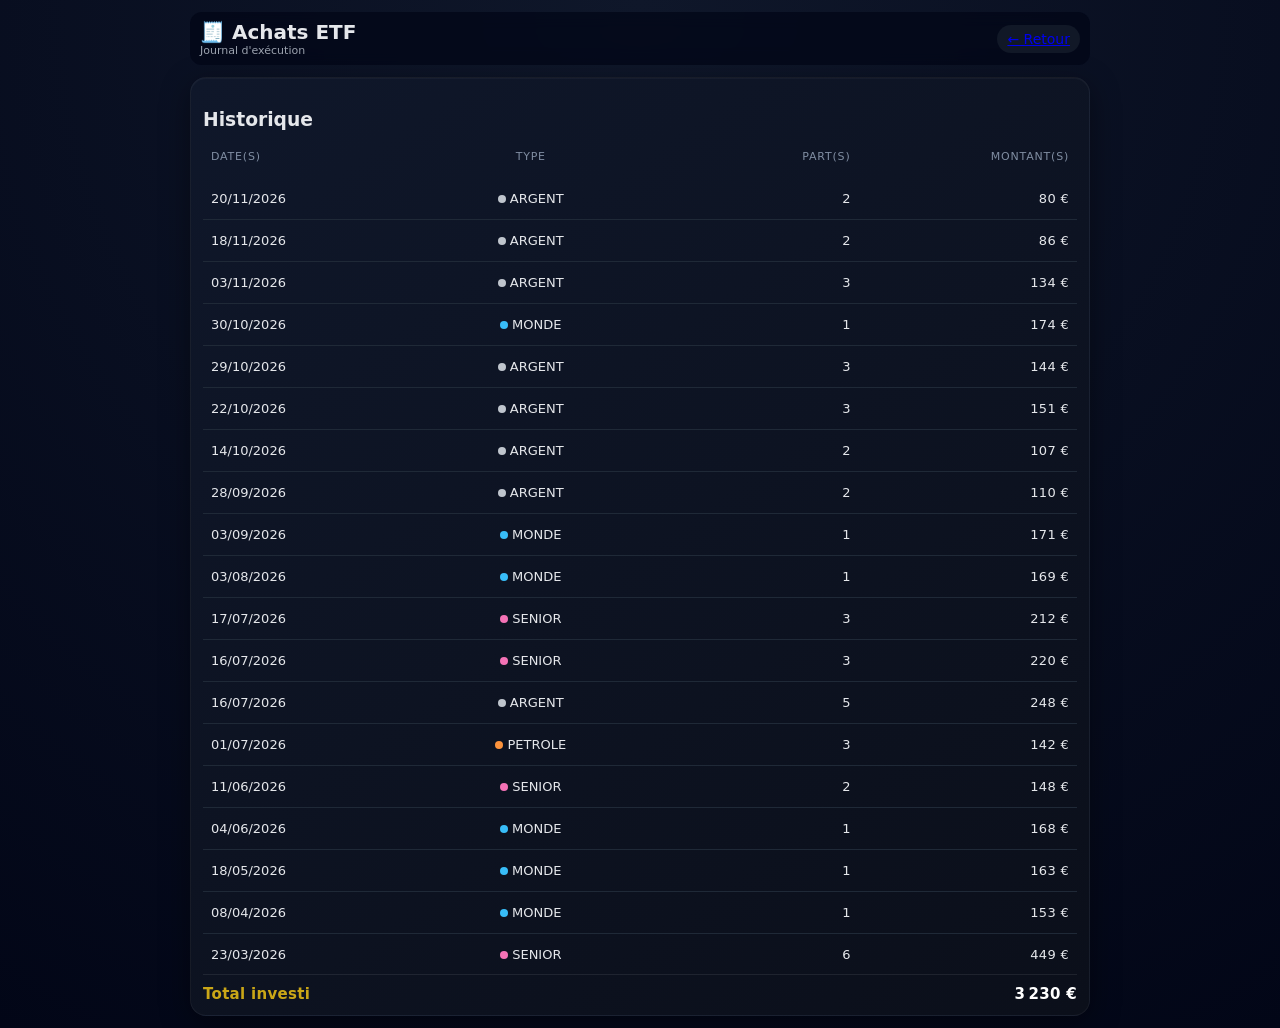
<file: achatsetf.html>
<!DOCTYPE html>

<html lang="fr">
 
<head>
    <meta charset="UTF-8">
    <meta name="viewport" content="width=device-width, initial-scale=1.0">
    <title>Achats</title>


<link rel="stylesheet" href="couleurs.css?v=13">
<link rel="stylesheet" href="style.css?v=14">
 

</head>

<body>

<div class="container">

<!-- HEADER -->
    <div class="header">
        <div class="header-left">
            <h2>🧾 Achats ETF</h2>
            <small>Journal d'exécution</small>
        </div>
        <div class="header-right">
            <a href="index.html" class="badge">← Retour</a>
        </div>
    </div>

<!-- TABLE -->
    <div class="card">
        <h3>Historique</h3>
        
                    <table>
                            <thead>
                                    <tr>
                                        <th>Date(s)</th>
                                        <th>Type</th>
                                        <th>Part(s)</th>
                                        <th>Montant(s)</th>
                                    </tr>
                            </thead>
                            <tbody id="table-achats"></tbody>
                    </table>
        
                      <div class="total-line">
                        <span>Total investi</span>
                        <span id="total-achats"></span>
                      </div>
    </div> 
</div> 


<script src="achats.js"></script>

<script>
// ===== HELPERS =====
function euro(v){
    return Math.round(v).toLocaleString('fr-BE') + " €";
}

// ===== COULEUR TYPE =====
function getClassByType(type){
    switch(type){
        case "ETF_MONDE": return "dot-monde";
        case "ETF_SENIOR": return "dot-seniors";
        case "ETF_JUNIOR": return "dot-juniors";
        case "ETF_PETROLE": return "dot-petrole";
        case "ETF_OR": return "dot-etf-or";
        case "ETF_ARGENT": return "dot-etf-argent";
        default: return "";
    }
}

// ===== RENDER =====
function renderAchats(){

    const tbody = document.getElementById("table-achats");

    // tri DESC (plus récent en haut)
    const achatsETF = achats.filter(a => a.type.includes("ETF"));

    const sorted = achatsETF.sort((a,b)=>{
    return new Date(b.date.split("/").reverse().join("-")) 
         - new Date(a.date.split("/").reverse().join("-"));
    });

    tbody.innerHTML = "";
    sorted.forEach(a => {

        const row = document.createElement("tr");

        row.innerHTML = `
            <td>${a.date}</td>
            <td>
                <span class="dot ${getClassByType(a.type)}"></span>
                ${a.type.replace("ETF_", "")}
            </td>
            <td class="center">${a.parts || "-"}</td>
            <td class="amount">${euro(a.montant)}</td>
        `;

        tbody.appendChild(row);
    });

const total = sorted.reduce((sum, a) => sum + (a.montant || 0), 0);
document.getElementById("total-achats").innerText = euro(total);
    
}
renderAchats();


    
</script>
</body>
</html>
</file>
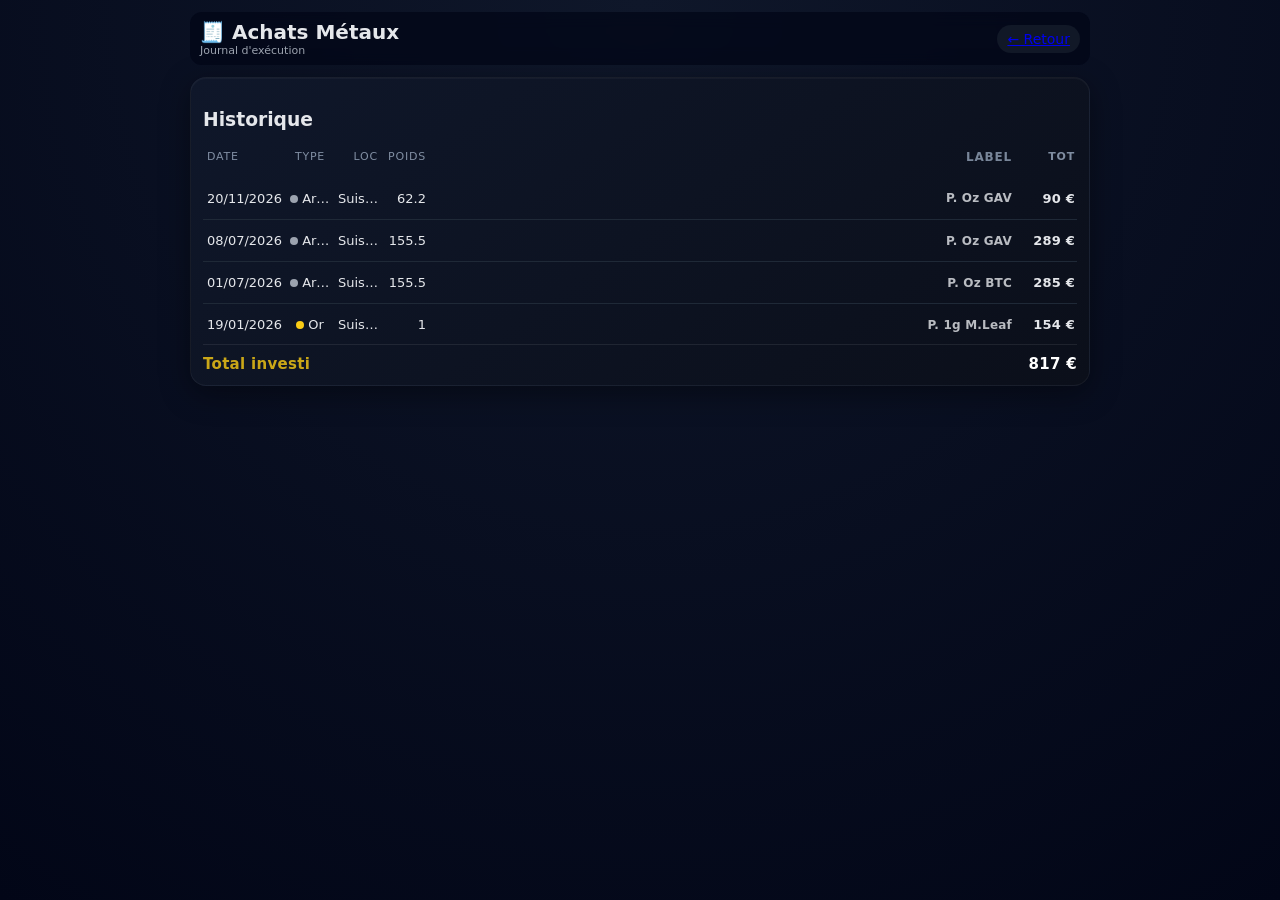
<file: achatsmetaux.html>
<!DOCTYPE html>

<html lang="fr">

<head>
    <meta charset="UTF-8">
    <meta name="viewport" content="width=device-width, initial-scale=1.0">
    
<link rel="stylesheet" href="couleurs.css?v=19">
<link rel="stylesheet" href="style.css?v=19">   
<style>
       
.table-metaux {
    width: 100%;
    table-layout: fixed;
}

/* padding plus compact */
.table-metaux th,
.table-metaux td {
    padding: 8px 4px;
    overflow: hidden;
    text-overflow: ellipsis;
}

/* colonnes fixes */
.table-metaux th:nth-child(1),
.table-metaux td:nth-child(1) { width: 75px; } /* DATE ancienne valeur 55 */

.table-metaux th:nth-child(2),
.table-metaux td:nth-child(2) { width: 40px; } /* TYPE */

.table-metaux th:nth-child(3),
.table-metaux td:nth-child(3) { width: 40px; } /* LOC */

.table-metaux th:nth-child(4),
.table-metaux td:nth-child(4) { width: 40px; } /* POIDS */

/* 🔥 LABEL = FLEXIBLE */
.table-metaux th:nth-child(5),
.table-metaux td:nth-child(5) {width: auto;font-size: 12px; opacity: 0.8;}

/* 🔥 TOTAL toujours visible */
.table-metaux th:nth-child(6),
.table-metaux td:nth-child(6) {width: 55px; text-align: right; padding-right: 2px;
}
</style>
    

    <title>Achats</title>


    
</head>

<body>

<div class="container">

<!-- HEADER -->
    <div class="header">
        <div class="header-left">
            <h2>🧾 Achats Métaux</h2>
            <small>Journal d'exécution</small>
        </div>
        <div class="header-right">
            <a href="index.html" class="badge">← Retour</a>
        </div>
    </div>

<!-- TABLE -->
    <div class="card">
        <h3>Historique</h3>
              <div class="table-scroll">
                    <table class="table-metaux">
                            <thead>
                                    <tr>
                                        <th>Date</th>
                                        <th>Type</th>
                                        <th>Loc</th>
                                        <th>Poids</th>
                                        <th>Label</th>
                                        <th>Tot</th>
                                        
                                    </tr>
                            </thead>
                            <tbody id="table-metaux"></tbody>
                    </table>
                 </div>
        
                      <div class="total-line">
                        <span>Total investi</span>
                        <span id="total-metaux"></span>
                      </div>
    </div> 
</div> 


<script src="achats.js"></script>

<script>
// ===== HELPERS =====
function euro(v){
    return Math.round(v).toLocaleString('fr-BE') + " €";
}

// ===== COULEUR TYPE =====
function getClassByType(type){
    switch(type){
        case "OR": return "dot-or-suisse";
        case "ARGENT": return "dot-argent";
        default: return "";
    }
}

// ===== RENDER =====
function renderAchats(){

    const tbody = document.getElementById("table-metaux");

    // tri DESC (plus récent en haut)
    const sorted = [...metaux].sort((a,b)=>{
        return new Date(b.date.split("/").reverse().join("-")) 
             - new Date(a.date.split("/").reverse().join("-"));
    });

    tbody.innerHTML = "";
    sorted.forEach(a => {

        const row = document.createElement("tr");

        row.innerHTML = `
            <td>${a.date}</td>
            <td>
                <span class="dot ${getClassByType(a.type)}"></span>
                ${a.type === "OR" ? "Or" : "Argent"}
            </td>
            <td class="center">${a.loc}</td>
            <td class="center">${a.poids}</td>
            <td class="center">${a.label}</td>
            <td class="amount">${euro(a.tot)}</td>
            `;

        tbody.appendChild(row);
    });

    const total = sorted.reduce((sum, a) => sum + (a.tot || 0), 0);
    document.getElementById("total-metaux").innerText = euro(total);
}

renderAchats();


    
</script>

</body>
</html>
</file>
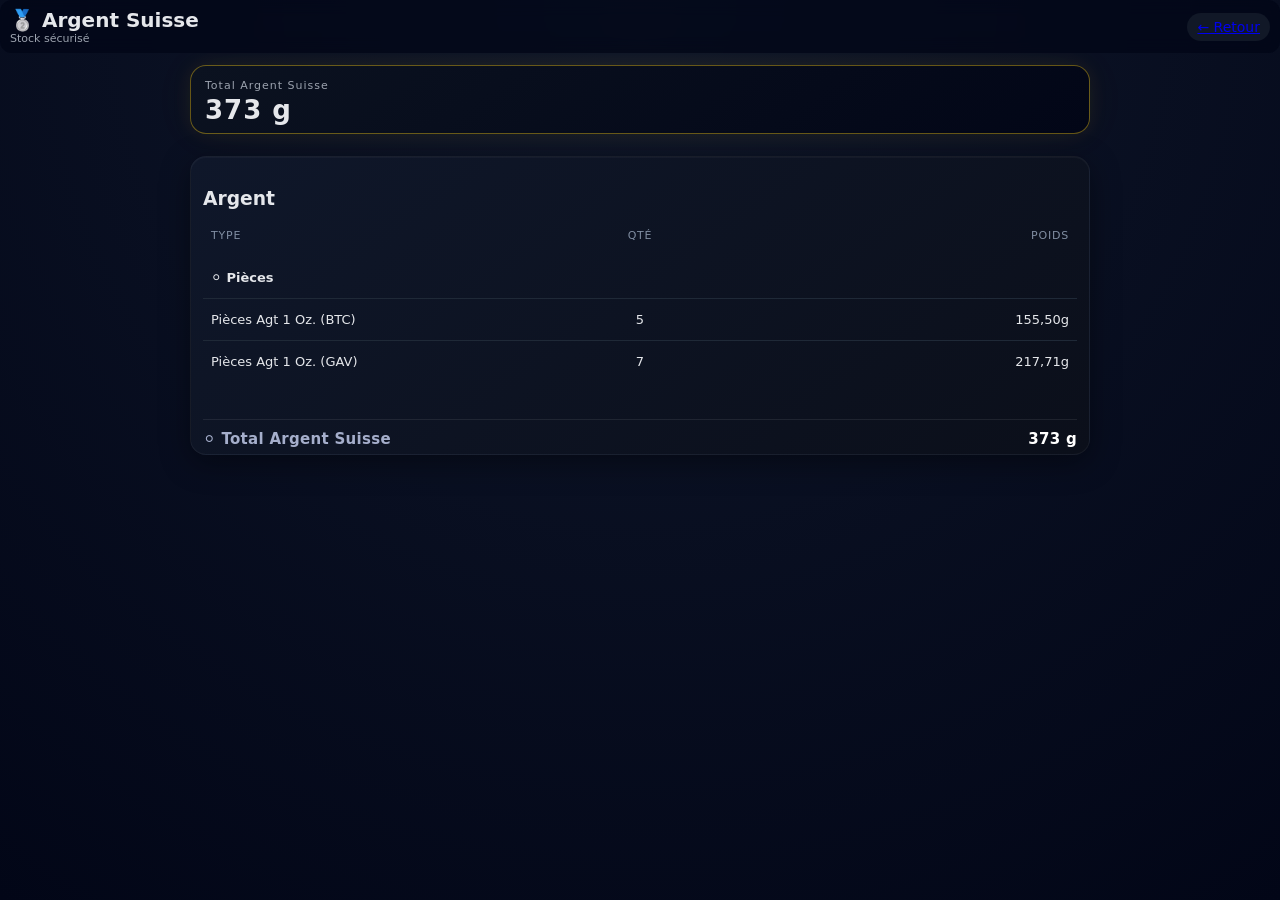
<file: argent-suisse.html>
<!DOCTYPE html>
<html lang="fr">
<head>
  <meta charset="UTF-8">
  <meta name="viewport" content="width=device-width, initial-scale=1.0">
  <title>🥈 Argent Suisse</title>

  <link rel="stylesheet" href="style.css">
  <script src="data.js"></script>
</head>

<body>

<!-- HEADER -->
<div class="header">
  <div class="header-left">
    <h2>🥈 Argent Suisse</h2>
    <small>Stock sécurisé</small>
  </div>

  <div class="header-right">
    <a href="index.html" class="badge">← Retour</a>
  </div>
</div>

<div class="container">

  <!-- TOTAL -->
  <div class="highlight">
    <small>Total Argent Suisse</small>
    <h2 id="totalSilver">0 g</h2>
  </div>

  <!-- TABLE -->
  <div class="card">
    <h3>Argent</h3>

    <table>
      <thead>
        <tr>
          <th>Type</th>
          <th>Qté</th>
          <th>Poids</th>
        </tr>
      </thead>

      <tbody>

        <!-- LINGOTS -->
        <tr>
          <td colspan="3"><strong>⚪ Pièces</strong></td>
        </tr>

        <tr>
          <td>Pièces Agt 1 Oz. (BTC)</td>
          <td>5</td>
          <td>155,50g</td>
        </tr>
        <tr>
          <td>Pièces Agt 1 Oz. (GAV)</td>
          <td>7</td>
          <td>217,71g</td>
         
        </tr>

  </table>     

      
<br><br>

<table>
<div class="total-line" style="color:#cbd5f5;">
    <span>⚪ Total Argent Suisse</span>
    <span id="tableTotal">0 g</span>
</div>

  </div>

</div>

</tbody>
    </table>


<!-- SCRIPT -->
<script>
const weight = DATA?.portfolio?.argent_g || 0;

const formatted = weight.toFixed(0) + " g";

document.getElementById("totalSilver").textContent = formatted;
document.getElementById("tableTotal").textContent = formatted;
</script>

</body>
</html>
</file>
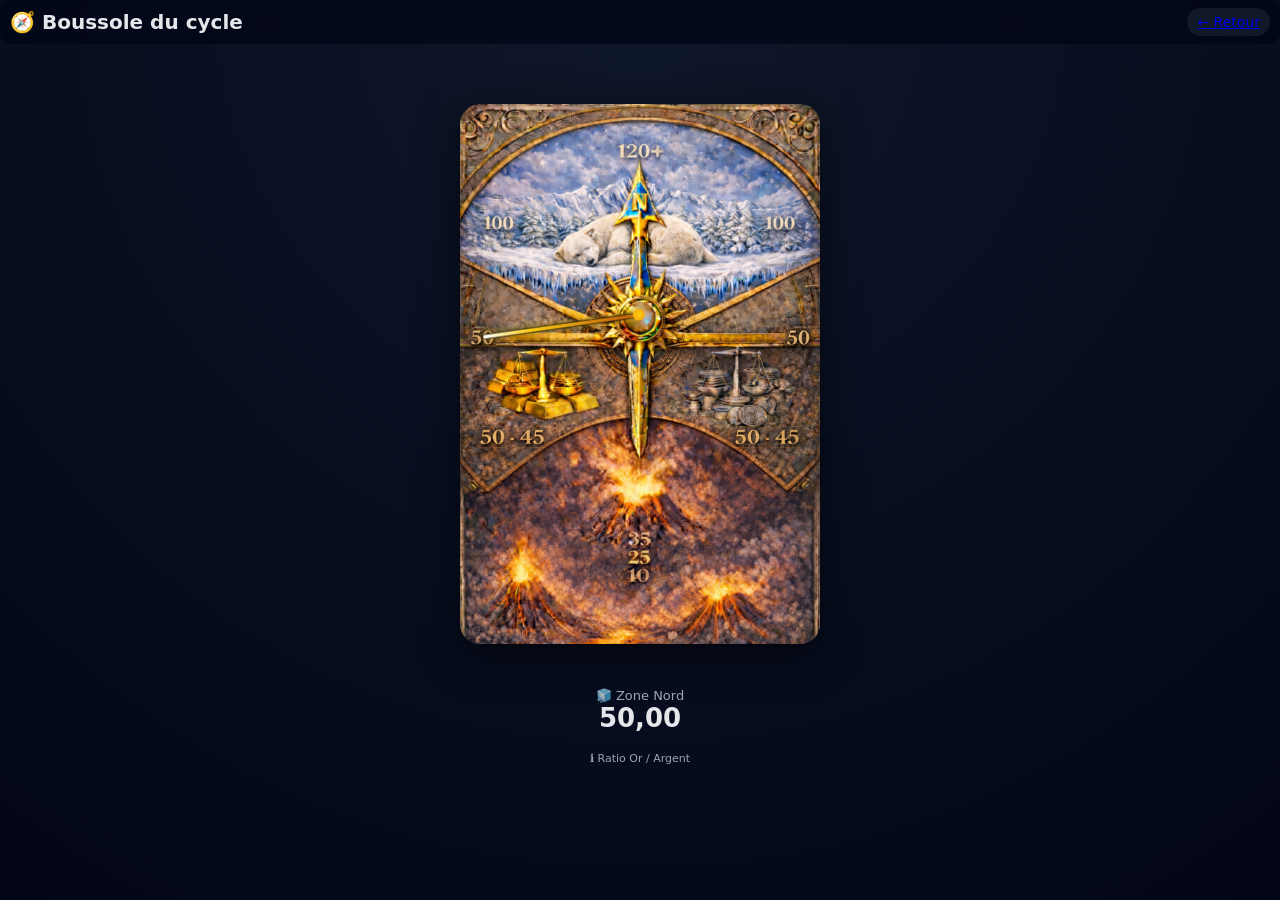
<file: boussole.html>
<!DOCTYPE html>
<html lang="fr">
<head>
<meta charset="UTF-8">
<meta name="viewport" content="width=device-width, initial-scale=1.0">
<title>Boussole</title>

<link rel="stylesheet" href="style.css?v=2060">

<style>


</style>

</head>

<body>

<div class="header">

    <div class="header-left">
        <h2>🧭 Boussole du cycle</h2>
    </div>

    <div class="header-right">
        <a href="index.html" class="badge">← Retour</a>
    </div>

</div>



<div class="boussole-container">

<img src="bous.png"
class="boussole-img" alt="Boussole" onclick="window.location.href='boussoleinfo.html?ratio=' + ratio">

<div class="needle" id="needle">
</div>

</div>


<div class="zone-wrapper">

    <div class="boussole-zone" id="zone-text"></div>
    <div class="boussole-value" id="ratio-text"></div>
<br>
</div>


<div class="boussole-info" onclick="toggleInfo(event)">
    ℹ️ Ratio Or / Argent
    <div id="tooltip" class="tooltip">
        <br>Ratio = Prix de l’once d’or ÷ Prix de l’once d’argent
    </div>
</div>

	

<script>

// ===== PARAM =====
const params = new URLSearchParams(window.location.search);

const ratio = parseFloat(params.get("ratio")) || 50;




// ===== ZONE =====
function getZone(r){
    if(r >= 70) return "❄️ Hibernation";
    if(r >= 50) return "🧊 Zone Nord";
    if(r >= 47) return "🌤️ Transition";
    if(r >= 45) return "☀️ Chaud";
    if(r >= 40) return "🔥 Très chaud";
    return "🚨 Extrême";
}


// ===== ANGLE ADAPTÉ À TON IMAGE =====
// ici on utilise un angle vertical



function getAngle(r){

    if(isNaN(r)) return 0;

    if(r <= 15) return -180;
    if(r >= 120) return 0;

    const points = [
   { r: 15, a: -180 },
   { r: 35, a: -150 },
   { r: 40, a: -140 },
   { r: 45, a: -120 },
   { r: 50, a: -98 },
   { r: 60, a: -73 },
   { r: 70, a: -68.5 },
   { r: 80, a: -64 },
   { r: 90, a: -59.5 },
   { r: 100, a: -55 },
   { r: 110, a: -25 },
   { r: 120, a: 0 }
	
    ];

    for(let i = 0; i < points.length - 1; i++){
        const { r: r1, a: a1 } = points[i];
        const { r: r2, a: a2 } = points[i + 1];

        if(r >= r1 && r <= r2){
            const t = (r - r1) / (r2 - r1);
            return a1 + t * (a2 - a1);
        }
    }

    return 0;
}
    

// ===== ANIMATION =====
document.addEventListener("DOMContentLoaded", () => {

    const needle = document.getElementById("needle");
    const angle = getAngle(ratio);

    needle.style.transition = "transform 1.2s cubic-bezier(0.22,1,0.36,1)";
    needle.style.transform =
    `translate(-50%, -100%) rotate(${angle}deg)`;

    document.getElementById("zone-text").innerText = getZone(ratio);

    document.getElementById("ratio-text").innerText =
        ratio.toFixed(2).replace(".", ",");

});


function toggleInfo(event) {
    event.stopPropagation(); // 🔥 empêche la fermeture immédiate
    const el = document.getElementById("tooltip");
    el.classList.toggle("show");
}


document.addEventListener("click", (e) => {
    const tooltip = document.getElementById("tooltip");
    const info = document.querySelector(".boussole-info");

    if (!info.contains(e.target)) {
        tooltip.classList.remove("show");
    }
});
    
</script>
</body>
</html>
</file>
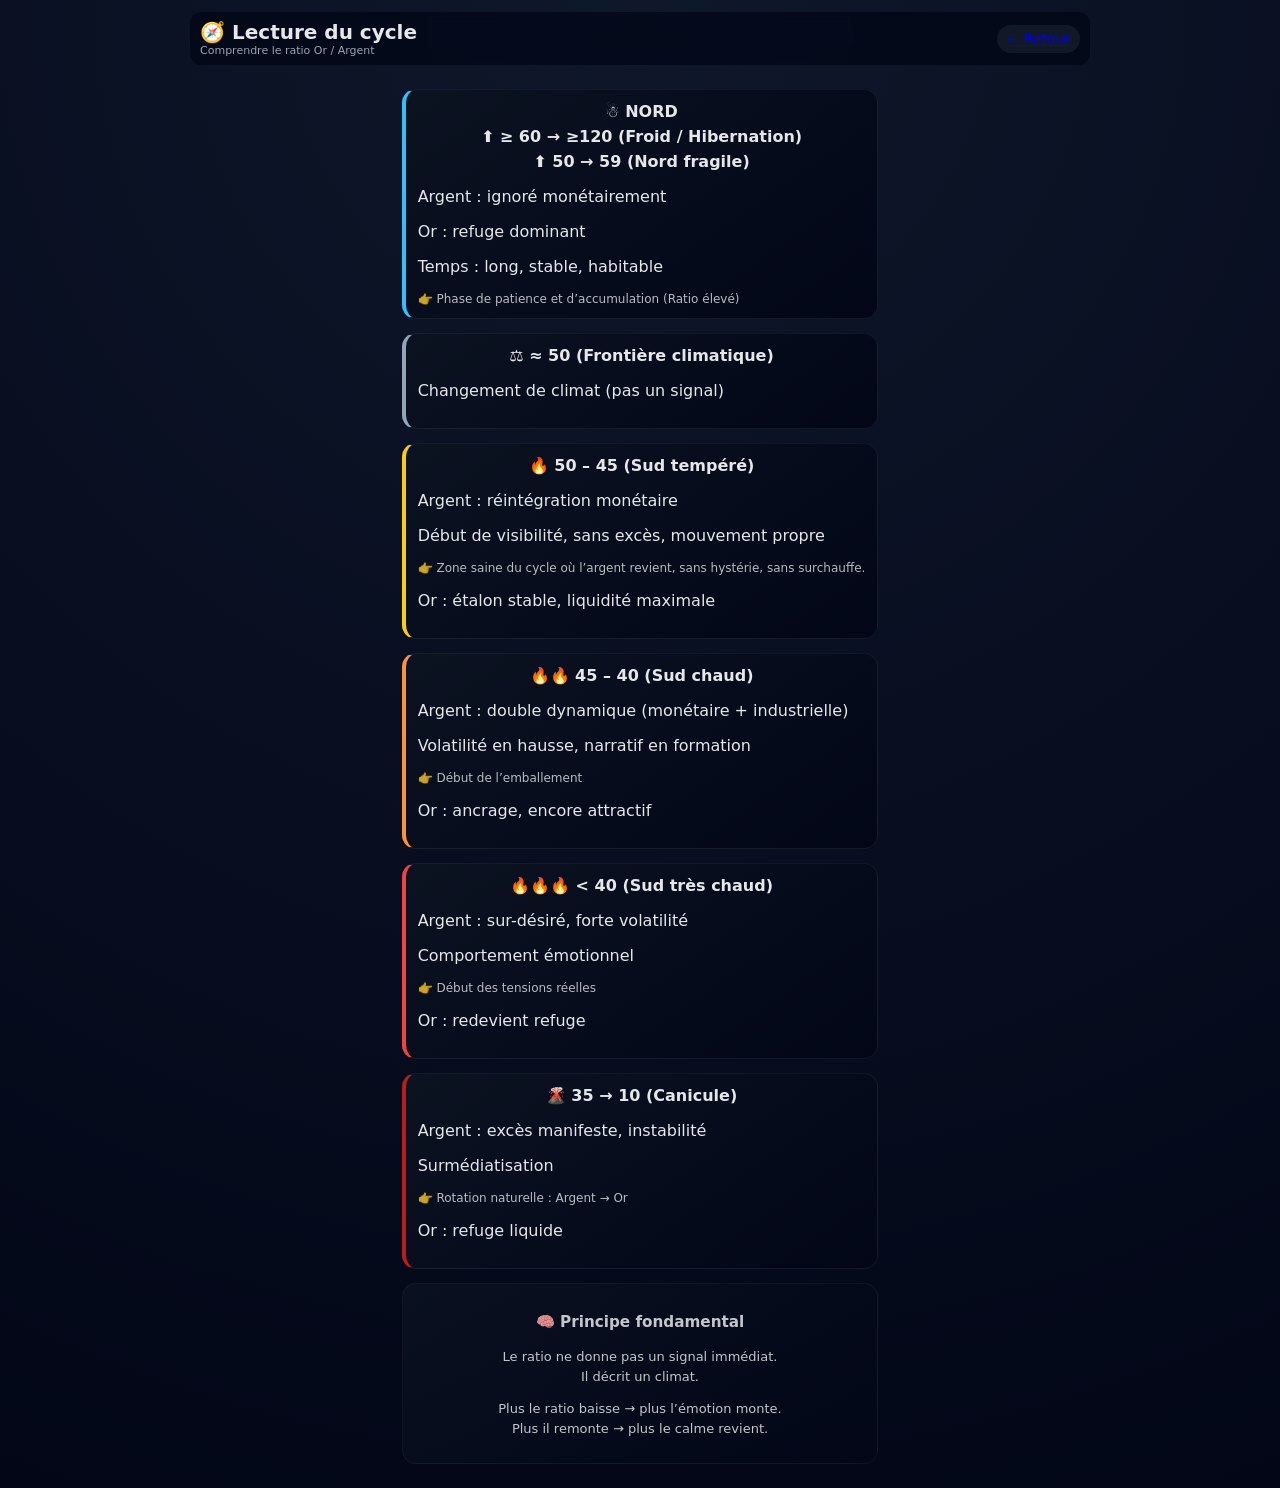
<file: boussoleinfo.html>
<!DOCTYPE html>

<html lang="fr">
<head>
<meta charset="UTF-8">
<meta name="viewport" content="width=device-width, initial-scale=1.0">
<title>Boussole — Lecture</title>

<link rel="stylesheet" href="style.css?v=2070">

<style>

/* ===== PAGE SPECIFIQUE ===== */
.boussole-info-container {
    max-width: 900px;
    margin: auto;
    padding: 12px;
    display: flex;
    flex-direction: column;
    gap: 14px;
}

.section {
    background: linear-gradient(145deg, #0b1220, #020617);
    border-radius: 14px;
    padding: 12px;
    border: 1px solid rgba(255,255,255,0.06);
}

.section h3 {
    margin-bottom: 6px;
}

.zone-title {
    font-weight: 600;
    margin-bottom: 6px;
}

.zone-note {
    margin-top: 6px;
    font-size: 12px;
    opacity: 0.8;
}

/* couleurs zones */
.nord { border-left: 4px solid #38bdf8; }
.pivot { border-left: 4px solid #94a3b8; }
.sud1 { border-left: 4px solid #facc15; }
.sud2 { border-left: 4px solid #fb923c; }
.sud3 { border-left: 4px solid #ef4444; }
.sud4 { border-left: 4px solid #b91c1c; }

.principe {
    text-align: center;
    font-size: 13px;
    opacity: 0.85;
    line-height: 1.5;
}

</style>

</head>

<body>

<div class="container">

<!-- HEADER -->
<div class="header">

<div class="header-left">
      <h2>🧭 Lecture du cycle</h2>
      <small>Comprendre le ratio Or / Argent</small>
</div>

<div class="header-right">
<a id="back-btn" href="#" class="badge">← Retour</a>
</div>


</div>

<div class="boussole-info-container">

<!-- NORD -->

<div class="section nord">
    <center>
        <div class="zone-title">☃️ NORD</div>    
        <div class="zone-title">⬆️ ≥ 60 → ≥120 (Froid / Hibernation)</div>
        <div class="zone-title">⬆️ 50 → 59 (Nord fragile)</div>
    </center>
    


<p>Argent : ignoré monétairement</p>
<p>Or : refuge dominant</p>
<p>Temps : long, stable, habitable</p>

<div class="zone-note">👉 Phase de patience et d’accumulation (Ratio élevé)</div>


</div>

<!-- BASCULE -->

<div class="section pivot">
    <center>
    <div class="zone-title">⚖️ ≈ 50 (Frontière climatique)</div>
    </center>    
    <p>Changement de climat (pas un signal)</p>
</div>

<!-- SUD TEMPÉRÉ -->

<div class="section sud1">
    <center>
        
    <div class="zone-title">🔥 50 – 45 (Sud tempéré)</div>
    </center>
    

<p>Argent : réintégration monétaire</p>
<p>Début de visibilité, sans excès, mouvement propre</p>

<div class="zone-note">👉 Zone saine du cycle où l’argent revient, sans hystérie, sans surchauffe.</div>

<p>Or : étalon stable, liquidité maximale</p>


</div>

<!-- SUD CHAUD -->

<div class="section sud2">
    <center>
    <div class="zone-title">🔥🔥 45 – 40 (Sud chaud)</div>
    </center>

<p>Argent : double dynamique (monétaire + industrielle)</p>
<p>Volatilité en hausse, narratif en formation</p>

<div class="zone-note">👉 Début de l’emballement</div>

<p>Or : ancrage, encore attractif</p>


</div>

<!-- SUD TRÈS CHAUD -->

<div class="section sud3">
    <center>
    <div class="zone-title">🔥🔥🔥 < 40 (Sud très chaud)</div>
    </center>

<p>Argent : sur-désiré, forte volatilité</p>
<p>Comportement émotionnel</p>

<div class="zone-note">👉 Début des tensions réelles</div>

<p>Or : redevient refuge</p>


</div>

<!-- CANICULE -->

<div class="section sud4">
    <center>
    <div class="zone-title">🌋 35 → 10 (Canicule)</div>
    </center>

<p>Argent : excès manifeste, instabilité</p>
<p>Surmédiatisation</p>

<div class="zone-note">👉 Rotation naturelle : Argent → Or</div>

<p>Or : refuge liquide</p>


</div>

<!-- PRINCIPE -->

<div class="section principe">
    <h3>🧠 Principe fondamental</h3>


<p>
    Le ratio ne donne pas un signal immédiat.<br>
    Il décrit un climat.
</p>

<p>
    Plus le ratio baisse → plus l’émotion monte.<br>
    Plus il remonte → plus le calme revient.
</p>


</div>

</div>
</div>



<script>

document.addEventListener("DOMContentLoaded", () => {
    const params = new URLSearchParams(window.location.search);
    const ratio = parseFloat(params.get("ratio")) || 50;

    document.getElementById("back-btn").href =
        "boussole.html?ratio=" + ratio;
});

</script>

</body>
</html>
</file>
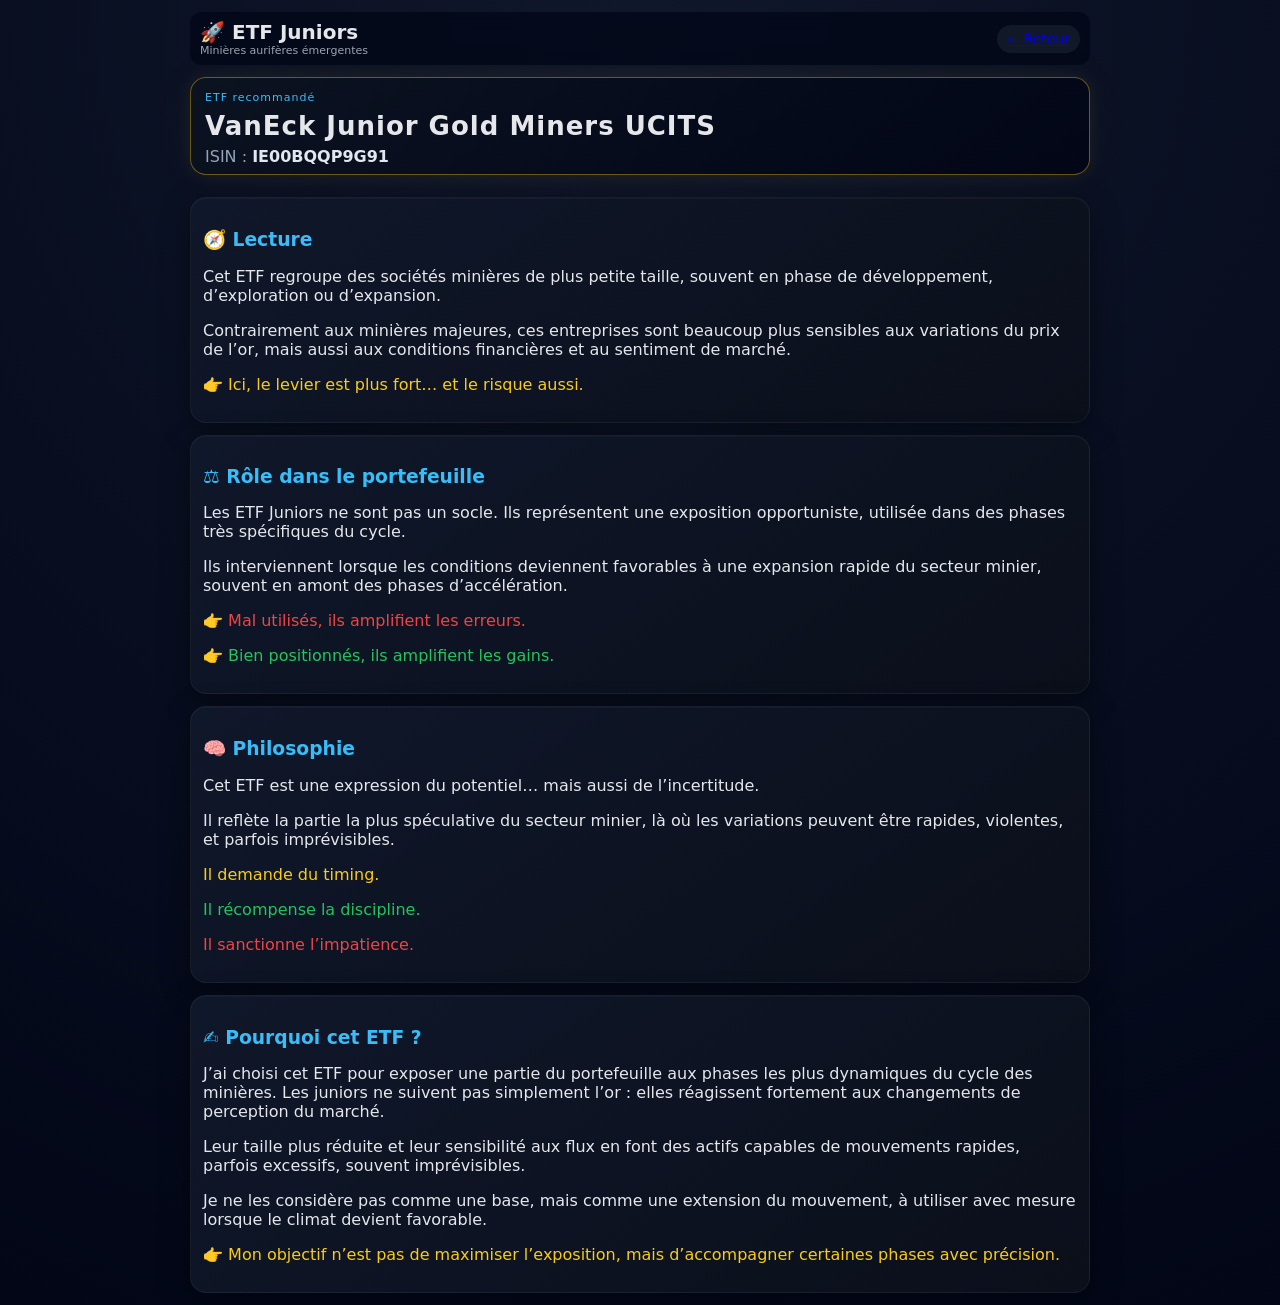
<file: etf-juniors.html>
<!DOCTYPE html>
<html lang="fr">
<head>
    <meta charset="UTF-8">
    <meta name="viewport" content="width=device-width, initial-scale=1.0">
    <title>ETF Juniors</title>

    <link rel="stylesheet" href="style.css">
</head>

<body>

<div class="container">

    <!-- HEADER -->
    <div class="header">
        <div class="header-left">
            <h2>🚀 ETF Juniors</h2>
            <small>Minières aurifères émergentes</small>
        </div>
        <div class="header-right">
            <a href="index.html" class="badge">← Retour</a>
        </div>
    </div>

    

    <!-- CARD ETF -->
    <div class="card highlight">
        <small style="color:#38bdf8;">ETF recommandé</small>
        <h2 style="margin-top:6px;">VanEck Junior Gold Miners UCITS</h2>
        <div style="margin-top:6px; color:#94a3b8;">
            ISIN : <strong style="color:#e2e8f0;">IE00BQQP9G91</strong>
        </div>
    </div>

    <!-- EXPLICATION -->
    <div class="card">
        <h3 style="color:#38bdf8;">🧭 Lecture</h3>

        <p>
        Cet ETF regroupe des sociétés minières de plus petite taille,
        souvent en phase de développement, d’exploration ou d’expansion.
        </p>

        <p>
        Contrairement aux minières majeures, ces entreprises sont
        beaucoup plus sensibles aux variations du prix de l’or,
        mais aussi aux conditions financières et au sentiment de marché.
        </p>

        <p style="color:#facc15;">
        👉 Ici, le levier est plus fort… et le risque aussi.
        </p>
    </div>

    <!-- POSITIONNEMENT -->
    <div class="card">
        <h3 style="color:#38bdf8;">⚖️ Rôle dans le portefeuille</h3>

        <p>
        Les ETF Juniors ne sont pas un socle.
        Ils représentent une exposition opportuniste,
        utilisée dans des phases très spécifiques du cycle.
        </p>

        <p>
        Ils interviennent lorsque les conditions deviennent favorables
        à une expansion rapide du secteur minier,
        souvent en amont des phases d’accélération.
        </p>

        <p style="color:#ef4444;">
        👉 Mal utilisés, ils amplifient les erreurs.
        </p>

        <p style="color:#22c55e;">
        👉 Bien positionnés, ils amplifient les gains.
        </p>
    </div>

    <!-- PHILOSOPHIE -->
    <div class="card">
        <h3 style="color:#38bdf8;">🧠 Philosophie</h3>

        <p>
        Cet ETF est une expression du potentiel… mais aussi de l’incertitude.
        </p>

        <p>
        Il reflète la partie la plus spéculative du secteur minier,
        là où les variations peuvent être rapides, violentes,
        et parfois imprévisibles.
        </p>

        <p style="color:#facc15;">
        Il demande du timing.
        </p>

        <p style="color:#22c55e;">
        Il récompense la discipline.
        </p>

        <p style="color:#ef4444;">
        Il sanctionne l’impatience.
        </p>
    </div>

    <!-- NOTE PERSONNELLE -->
    <div class="card">
        <h3 style="color:#38bdf8;">✍️ Pourquoi cet ETF ?</h3>
    
        <p>
        J’ai choisi cet ETF pour exposer une partie du portefeuille
        aux phases les plus dynamiques du cycle des minières.
        Les juniors ne suivent pas simplement l’or :
        elles réagissent fortement aux changements de perception du marché.
        </p>
    
        <p>
        Leur taille plus réduite et leur sensibilité aux flux
        en font des actifs capables de mouvements rapides,
        parfois excessifs, souvent imprévisibles.
        </p>
    
        <p>
        Je ne les considère pas comme une base,
        mais comme une extension du mouvement,
        à utiliser avec mesure lorsque le climat devient favorable.
        </p>
    
        <p style="color:#facc15;">
        👉 Mon objectif n’est pas de maximiser l’exposition,
        mais d’accompagner certaines phases avec précision.
        </p>
    </div>



    

</div>

<style>
.back-btn {
    margin: 10px 0;
    color: #94a3b8;
    cursor: pointer;
    font-size: 14px;
}
.back-btn:hover {
    color: #e2e8f0;
}
</style>

</body>
</html>
</file>
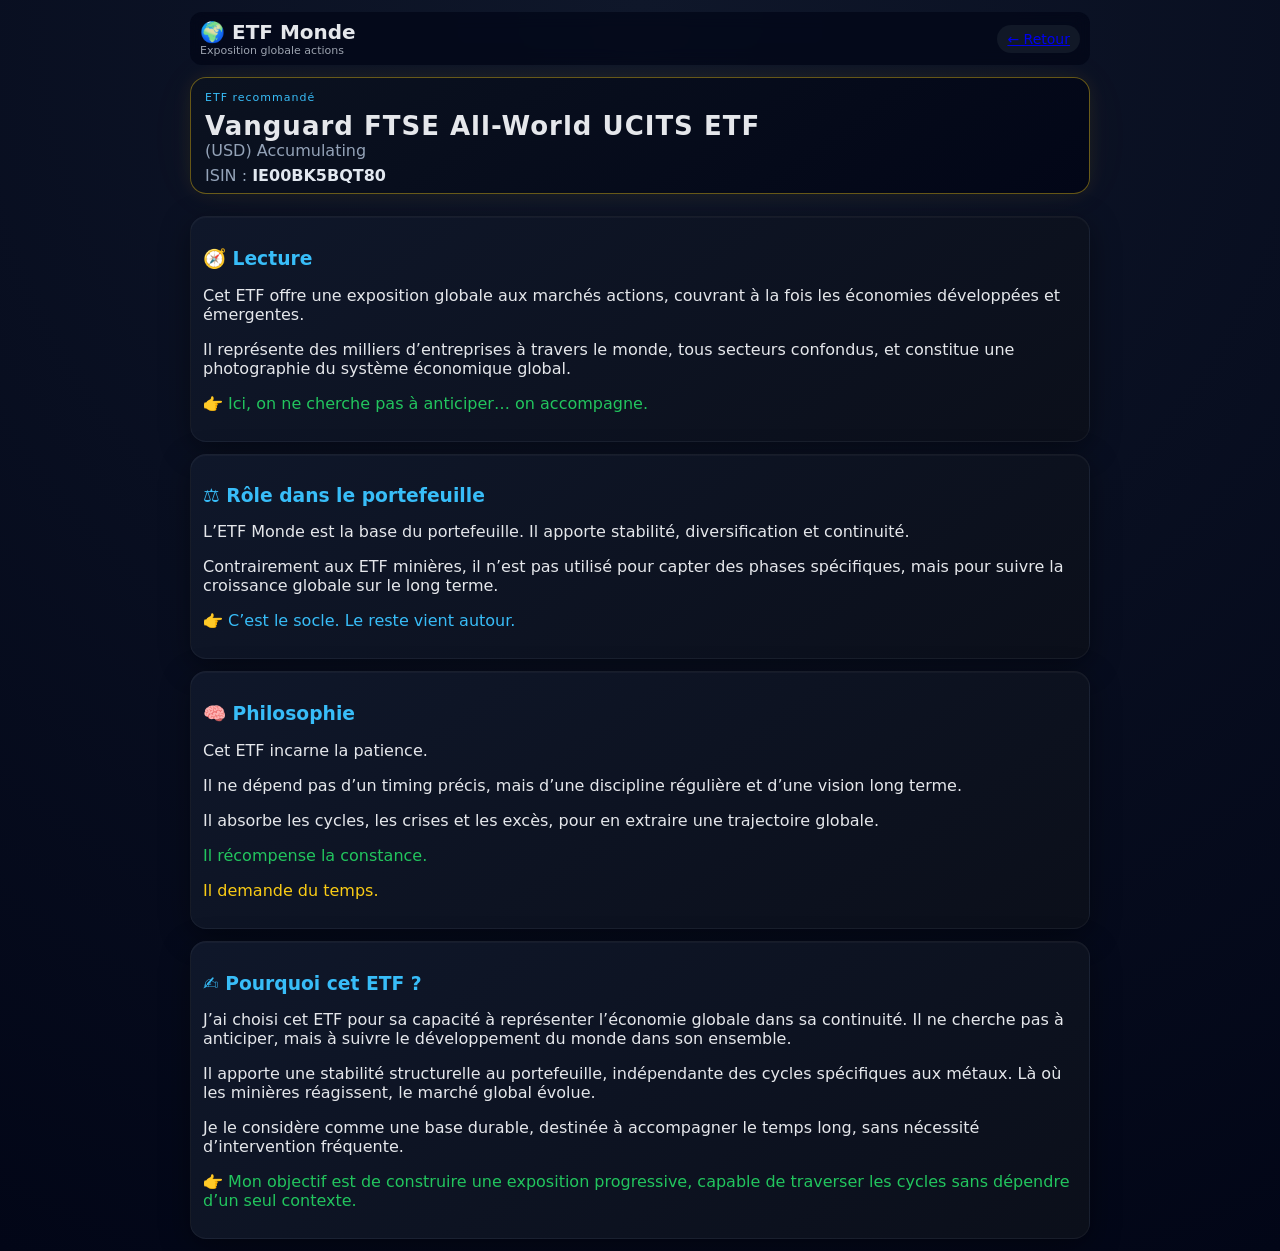
<file: etf-monde.html>
<!DOCTYPE html>
<html lang="fr">
<head>
    <meta charset="UTF-8">
    <meta name="viewport" content="width=device-width, initial-scale=1.0">
    <title>ETF Monde</title>

    <link rel="stylesheet" href="style.css">
</head>

<body>

<div class="container">

    <!-- HEADER -->
    <div class="header">
        <div class="header-left">
            <h2>🌍 ETF Monde</h2>
            <small>Exposition globale actions</small>
        </div>
        <div class="header-right">
            <a href="index.html" class="badge">← Retour</a>
        </div>
    </div>

    <!-- CARD ETF -->
    <div class="card highlight">
        <small style="color:#38bdf8;">ETF recommandé</small>
        <h2 style="margin-top:6px;">Vanguard FTSE All-World UCITS ETF</h2>
        <div style="color:#94a3b8;">(USD) Accumulating</div>
        <div style="margin-top:6px; color:#94a3b8;">
            ISIN : <strong style="color:#e2e8f0;">IE00BK5BQT80</strong>
        </div>
    </div>

    <!-- EXPLICATION -->
    <div class="card">
        <h3 style="color:#38bdf8;">🧭 Lecture</h3>

        <p>
        Cet ETF offre une exposition globale aux marchés actions,
        couvrant à la fois les économies développées et émergentes.
        </p>

        <p>
        Il représente des milliers d’entreprises à travers le monde,
        tous secteurs confondus, et constitue une photographie
        du système économique global.
        </p>

        <p style="color:#22c55e;">
        👉 Ici, on ne cherche pas à anticiper… on accompagne.
        </p>
    </div>

    <!-- POSITIONNEMENT -->
    <div class="card">
        <h3 style="color:#38bdf8;">⚖️ Rôle dans le portefeuille</h3>

        <p>
        L’ETF Monde est la base du portefeuille.
        Il apporte stabilité, diversification et continuité.
        </p>

        <p>
        Contrairement aux ETF minières, il n’est pas utilisé
        pour capter des phases spécifiques, mais pour suivre
        la croissance globale sur le long terme.
        </p>

        <p style="color:#38bdf8;">
        👉 C’est le socle. Le reste vient autour.
        </p>
    </div>

    <!-- PHILOSOPHIE -->
    <div class="card">
        <h3 style="color:#38bdf8;">🧠 Philosophie</h3>

        <p>
        Cet ETF incarne la patience.
        </p>

        <p>
        Il ne dépend pas d’un timing précis,
        mais d’une discipline régulière et d’une vision long terme.
        </p>

        <p>
        Il absorbe les cycles, les crises et les excès,
        pour en extraire une trajectoire globale.
        </p>

        <p style="color:#22c55e;">
        Il récompense la constance.
        </p>

        <p style="color:#facc15;">
        Il demande du temps.
        </p>
    </div>

    <!-- NOTE PERSONNELLE -->
    <div class="card">
        <h3 style="color:#38bdf8;">✍️ Pourquoi cet ETF ?</h3>
    
        <p>
        J’ai choisi cet ETF pour sa capacité à représenter
        l’économie globale dans sa continuité.
        Il ne cherche pas à anticiper, mais à suivre
        le développement du monde dans son ensemble.
        </p>
    
        <p>
        Il apporte une stabilité structurelle au portefeuille,
        indépendante des cycles spécifiques aux métaux.
        Là où les minières réagissent, le marché global évolue.
        </p>
    
        <p>
        Je le considère comme une base durable,
        destinée à accompagner le temps long,
        sans nécessité d’intervention fréquente.
        </p>
    
        <p style="color:#22c55e;">
        👉 Mon objectif est de construire une exposition progressive,
        capable de traverser les cycles sans dépendre d’un seul contexte.
        </p>
    </div>
    

</div>

<style>
.back-btn {
    margin: 10px 0;
    color: #94a3b8;
    cursor: pointer;
    font-size: 14px;
}
.back-btn:hover {
    color: #e2e8f0;
}
</style>

</body>
</html>
</file>
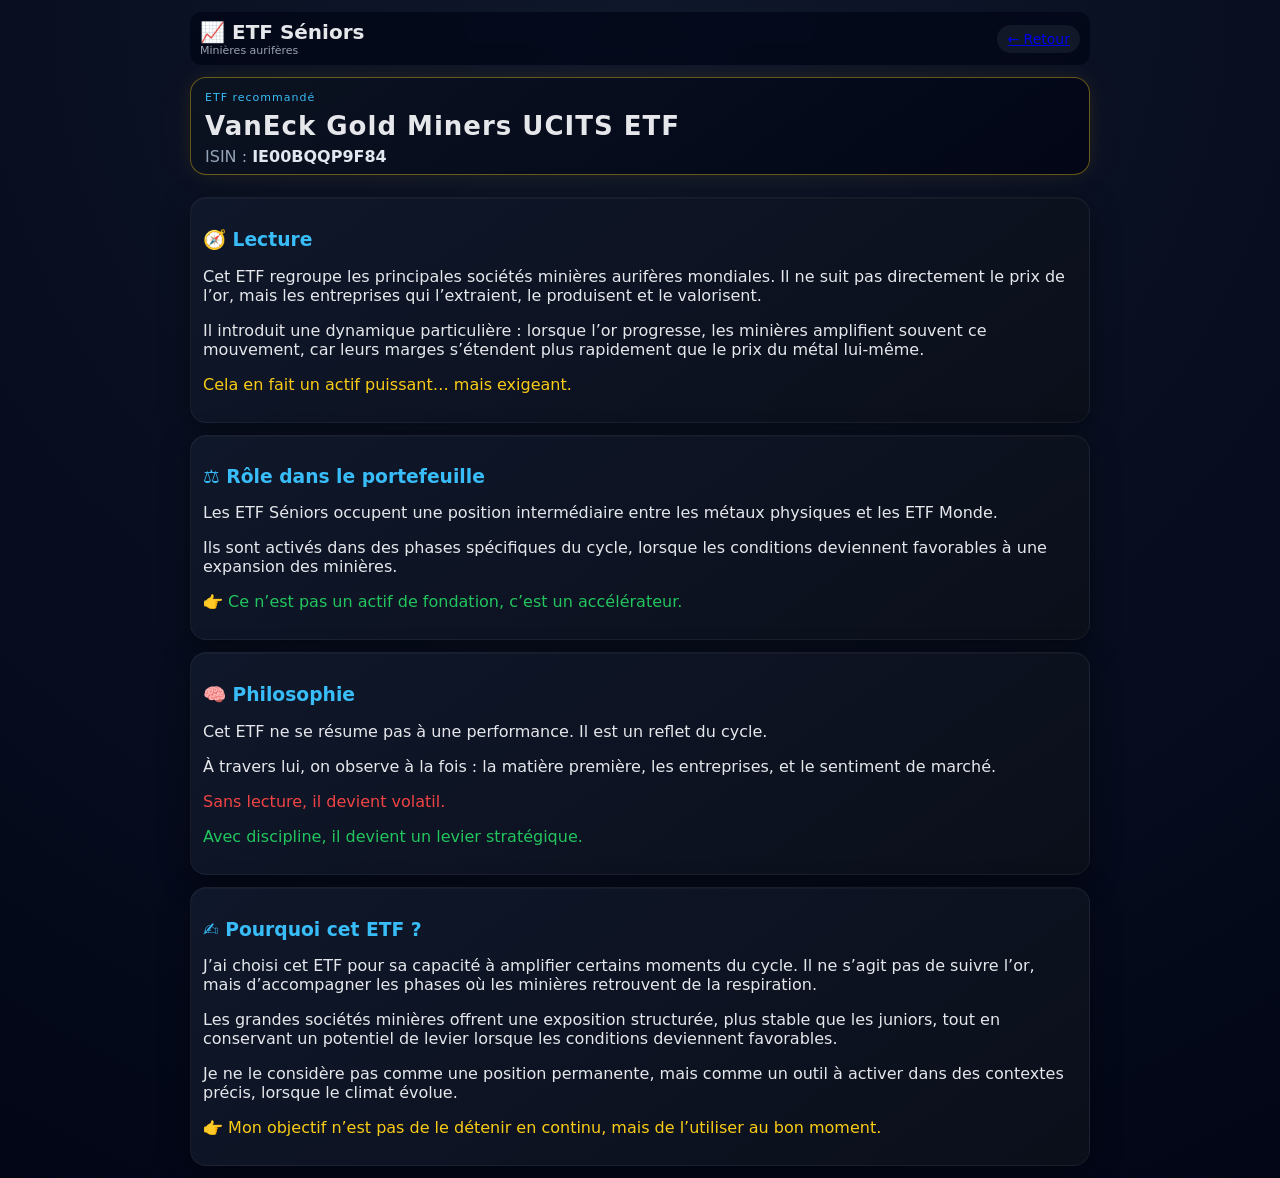
<file: etf-seniors.html>
<!DOCTYPE html>
<html lang="fr">
<head>
    <meta charset="UTF-8">
    <meta name="viewport" content="width=device-width, initial-scale=1.0">
    <title>ETF Séniors</title>

    <link rel="stylesheet" href="style.css">
</head>

<body>

<div class="container">

    <!-- HEADER -->
    <div class="header">
        <div class="header-left">
            <h2>📈 ETF Séniors</h2>
            <small>Minières aurifères</small>
        </div>
        <div class="header-right">
            <a href="index.html" class="badge">← Retour</a>
        </div>
    </div>

    <!-- CARD ETF -->
    <div class="card highlight">
        <small style="color:#38bdf8;">ETF recommandé</small>
        <h2 style="margin-top:6px;">VanEck Gold Miners UCITS ETF</h2>
        <div style="margin-top:6px; color:#94a3b8;">
            ISIN : <strong style="color:#e2e8f0;">IE00BQQP9F84</strong>
        </div>
    </div>

    <!-- EXPLICATION -->
    <div class="card">
        <h3 style="color:#38bdf8;">🧭 Lecture</h3>

        <p>
        Cet ETF regroupe les principales sociétés minières aurifères mondiales.
        Il ne suit pas directement le prix de l’or, mais les entreprises qui
        l’extraient, le produisent et le valorisent.
        </p>

        <p>
        Il introduit une dynamique particulière : lorsque l’or progresse,
        les minières amplifient souvent ce mouvement, car leurs marges
        s’étendent plus rapidement que le prix du métal lui-même.
        </p>

        <p style="color:#facc15;">
        Cela en fait un actif puissant… mais exigeant.
        </p>
    </div>

    <!-- POSITIONNEMENT -->
    <div class="card">
        <h3 style="color:#38bdf8;">⚖️ Rôle dans le portefeuille</h3>

        <p>
        Les ETF Séniors occupent une position intermédiaire entre
        les métaux physiques et les ETF Monde.
        </p>

        <p>
        Ils sont activés dans des phases spécifiques du cycle,
        lorsque les conditions deviennent favorables à une
        expansion des minières.
        </p>

        <p style="color:#22c55e;">
        👉 Ce n’est pas un actif de fondation, c’est un accélérateur.
        </p>
    </div>

    <!-- PHILOSOPHIE -->
    <div class="card">
        <h3 style="color:#38bdf8;">🧠 Philosophie</h3>

        <p>
        Cet ETF ne se résume pas à une performance.
        Il est un reflet du cycle.
        </p>

        <p>
        À travers lui, on observe à la fois :
        la matière première, les entreprises, et le sentiment de marché.
        </p>

        <p style="color:#ef4444;">
        Sans lecture, il devient volatil.
        </p>

        <p style="color:#22c55e;">
        Avec discipline, il devient un levier stratégique.
        </p>
    </div>

    <!-- NOTE PERSONNELLE -->
    <div class="card">
        <h3 style="color:#38bdf8;">✍️ Pourquoi cet ETF ?</h3>
    
        <p>
        J’ai choisi cet ETF pour sa capacité à amplifier certains moments du cycle.
        Il ne s’agit pas de suivre l’or, mais d’accompagner les phases où
        les minières retrouvent de la respiration.
        </p>
    
        <p>
        Les grandes sociétés minières offrent une exposition structurée,
        plus stable que les juniors, tout en conservant un potentiel de levier
        lorsque les conditions deviennent favorables.
        </p>
    
        <p>
        Je ne le considère pas comme une position permanente,
        mais comme un outil à activer dans des contextes précis,
        lorsque le climat évolue.
        </p>
    
        <p style="color:#facc15;">
        👉 Mon objectif n’est pas de le détenir en continu,
        mais de l’utiliser au bon moment.
        </p>
    </div>


    
</div>

<style>
.back-btn {
    margin: 10px 0;
    color: #94a3b8;
    cursor: pointer;
    font-size: 14px;
}
.back-btn:hover {
    color: #e2e8f0;
}
</style>

</body>
</html>
</file>
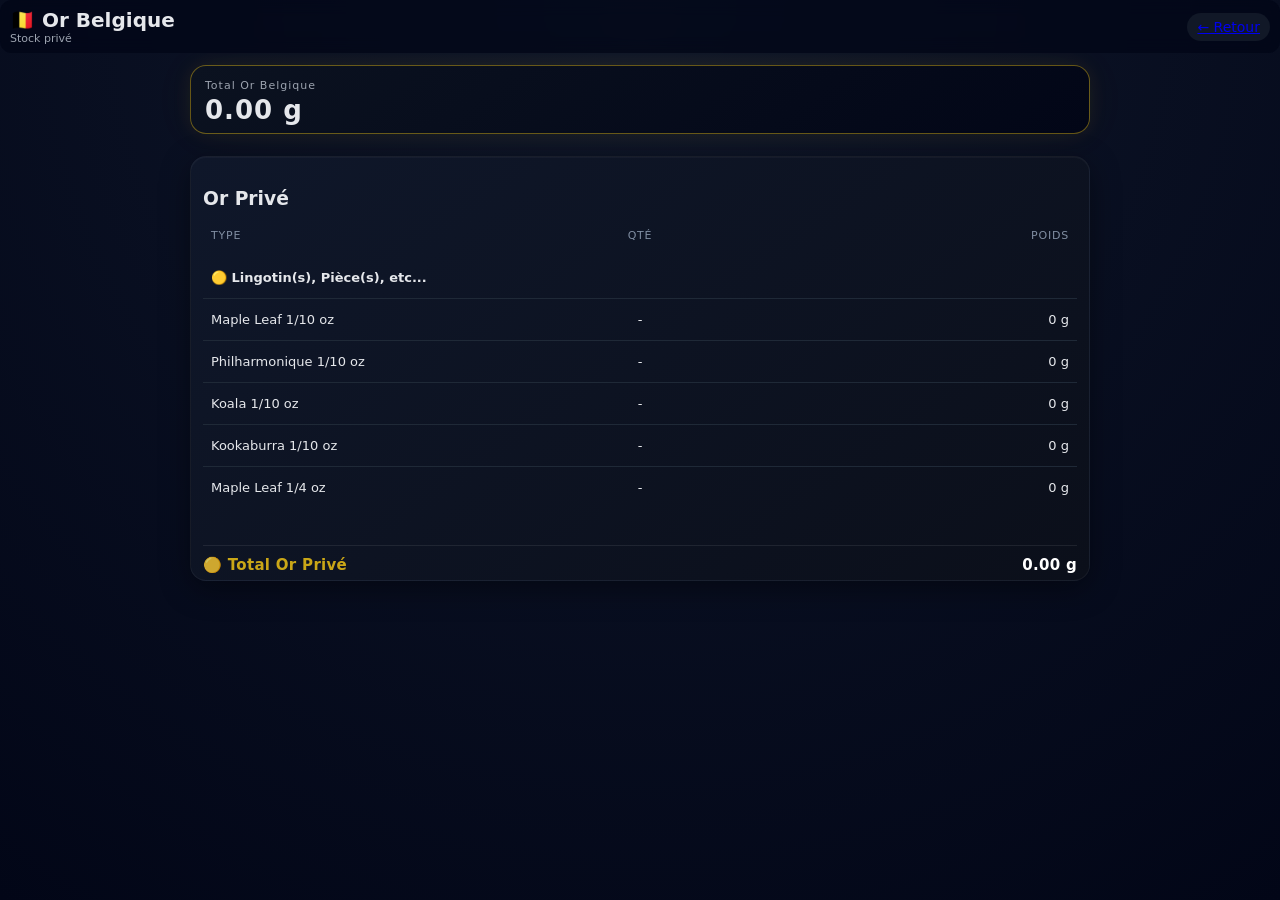
<file: or-belgique.html>
<!DOCTYPE html>
<html lang="fr">

<head>
  <meta charset="UTF-8">
  <meta name="viewport" content="width=device-width, initial-scale=1.0">
  <title>🇧🇪 Or Belgique</title>

  <link rel="stylesheet" href="style.css">
  <script src="data.js?v=2"></script>
</head>

<body>

<!-- HEADER -->
<div class="header">
  <div class="header-left">
    <h2>🇧🇪 Or Belgique</h2>
    <small>Stock privé</small>
  </div>

  <div class="header-right">
    <a href="index.html" class="badge">← Retour</a>
  </div>
</div>

<div class="container">

<!-- TOTAL -->
<div class="highlight">
  <small>Total Or Belgique</small>
  <h2 id="totalBelgique">0 g</h2>
</div>

<!-- TABLE -->
<div class="card">
  <h3>Or Privé</h3>

  <table>
    <thead>
      <tr>
        <th>Type</th>
        <th>Qté</th>
        <th>Poids</th>
      </tr>
    </thead>

    <tbody>

      <!-- PIÈCES -->
      <tr>
        <td colspan="3"><strong>🟡 Lingotin(s), Pièce(s), etc...</strong></td>
      </tr>

      <tr><td>Maple Leaf 1/10 oz</td><td>-</td><td>0 g</td></tr>
      <tr><td>Philharmonique 1/10 oz</td><td>-</td><td>0 g</td></tr>
      <tr><td>Koala 1/10 oz</td><td>-</td><td>0 g</td></tr>
      <tr><td>Kookaburra 1/10 oz</td><td>-</td><td>0 g</td></tr>
      <tr><td>Maple Leaf 1/4 oz</td><td>-</td><td>0 g</td>
     
      </tr>

       </table>

<br><br>
  
 <table>

  <div class="total-line">
    <span>🟡 Total Or Privé</span>
    <span id="tableTotalBelgique">0 g</span>
  </div>

</div>

</div>

  </tbody>
  </table>

<script>
  // 🔥 connexion DATA propre
  const weight = DATA?.portfolio?.or_belgique_g || 0;

  const formatted = weight.toFixed(2) + " g";

  document.getElementById("totalBelgique").textContent = formatted;
  document.getElementById("tableTotalBelgique").textContent = formatted;
</script>

</body>
</html>
</file>
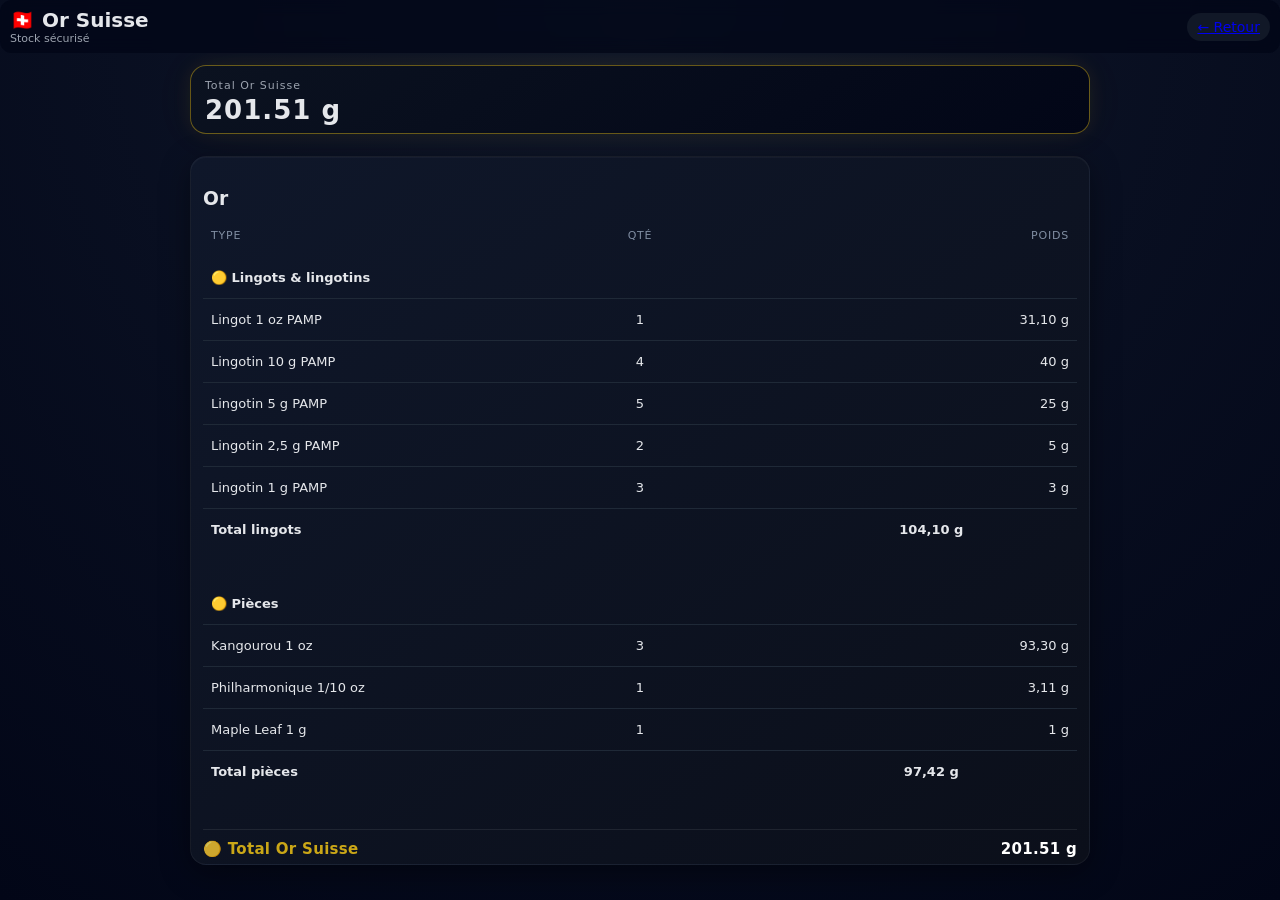
<file: or-suisse.html>
<!DOCTYPE html><html lang="fr">
<head>
  <meta charset="UTF-8">
  <meta name="viewport" content="width=device-width, initial-scale=1.0">
  <title>🇨🇭 Or Suisse</title>  <link rel="stylesheet" href="style.css">
  <script src="data.js"></script>
</head><body>  <!-- HEADER -->  <div class="header">
    <div class="header-left">
      <h2>🇨🇭 Or Suisse</h2>
      <small>Stock sécurisé</small>
    </div><div class="header-right">
  <a href="index.html" class="badge">← Retour</a>
</div>

  </div>  <div class="container"><!-- TOTAL -->
<div class="highlight">
  <small>Total Or Suisse</small>
  <h2 id="totalSwiss">0 g</h2>
</div>


<!-- TABLE -->

<div class="card">
  <h3>Or</h3>

  <table>
    <thead>
      <tr>
        <th>Type</th>
        <th>Qté</th>
        <th>Poids</th>
      </tr>
    </thead>

    <tbody>

      <!-- 🔹 LINGOTS -->
      <tr>
        <td colspan="3"><strong>🟡 Lingots & lingotins</strong></td>
      </tr>
      <tr><td>Lingot 1 oz PAMP</td><td>1</td><td>31,10 g</td></tr>
      <tr><td>Lingotin 10 g PAMP</td><td>4</td><td>40 g</td></tr>
	  <tr><td>Lingotin 5 g PAMP</td><td>5</td><td>25 g</td></tr>
	  <tr><td>Lingotin 2,5 g PAMP</td><td>2</td><td>5 g</td></tr>
      <tr><td>Lingotin 1 g PAMP</td><td>3</td><td>3 g</td></tr>  
      


      <tr>
        <td colspan="2"><strong>Total lingots</strong></td>
        <td><strong>104,10 g</strong></td>

      </tr>


</table>
<br><br>



<table>
	
      <!-- 🔹 PIÈCES -->
      <tr>
        <td colspan="3"><strong>🟡 Pièces</strong></td>
      </tr>
	<tr><td>Kangourou 1 oz</td><td>3</td><td>93,30 g</td></tr>
	<tr><td>Philharmonique 1/10 oz</td><td>1</td><td>3,11 g</td></tr>
        <tr><td>Maple Leaf 1 g</td><td>1</td><td>1 g</td></tr>

      <tr>
        <td colspan="2"><strong>Total pièces</strong></td>
        <td><strong>97,42 g</strong></td>
      </tr>

</table>

<br><br>

<table>
	 <!-- 🔹 TOTAL GLOBAL -->
	<div class="total-line">
		<span>🟡 Total Or Suisse</span>
		<span id="tableTotal">201,52 g</span>
	</div>

</table>



</div>

  </div>  

</tbody>


<script>
    

const weight = DATA?.portfolio?.or_suisse_g || 0;

const formatted = weight.toFixed(2) + " g";

document.getElementById("totalSwiss").textContent = formatted;
document.getElementById("tableTotal").textContent = formatted;
</script>

</body>
</html>
</file>
<file: couleurs.css>
/* === BASE UI === */
#alert-text {
  font-weight: 600;
  transition: color 0.3s ease;
}

:root {
  --or-suisse: #facc15;
  --or-belgique: #fde68a;
  --argent: #9ca3af;

  --etf-monde: #38bdf8;
  --etf-juniors: #a78bfa;  /* Rose / magenta soft */
  --etf-seniors: #f472b6;  /* violet */
  --etf-petrole: #fb923c;
  --etf-or: #d4af37;
  --etf-argent: #bfc5cd;

  --ratio-froid: #9ca3af;
  --ratio-moyen: #f59e0b;
  --ratio-chaud: #ef4444;
  --ratio-hover: #d1d5db;
  --ratio-hover-glow: rgba(56,189,248,0.6);

  --donut-gap: rgba(2,6,23,0.75);

  /* ✅ ICI le FIX */
  --perf-positive: #22c55e;
  --perf-negative: #ef4444;

  --bpgdm-neutral: #fb923c;
  --bpgdm-accum: #4ade80;


  --market-extreme-low: #ef4444;
  --market-low: #fb923c;
  --market-neutral: #94a3b8;
  --market-high: #22c55e;
  --market-extreme-high: #facc15;



  --chart-up: #22c55e;
  --chart-down: #ef4444;
  --chart-up-soft: #4ade80;
  --chart-down-soft: #f87171;

  --chart-mm: #a78bfa;

  --chart-tooltip-bg: #0f172a;
  --chart-tooltip-border: #38bdf8;
  --chart-text: #e2e8f0;

  --chart-white: #ffffff;
}


/* RATIO */
.ratio-froid {
  color: var(--ratio-froid);
}

.ratio-moyen {
  color: var(--ratio-moyen);
}

.ratio-chaud {
  color: var(--ratio-chaud);
}


/* DOTS */
 .dot {
  width: 10px;
  height: 10px;
  border-radius: 50%;
  display: inline-block;
}
.dot-or-suisse { background: var(--or-suisse); }
.dot-or-belgique { background: var(--or-belgique); }
.dot-argent { background: var(--argent); }

.dot-monde { background: var(--etf-monde); }
.dot-seniors { background: var(--etf-seniors); }
.dot-juniors { background: var(--etf-juniors); }
.dot-petrole { background: var(--etf-petrole); }
.dot-etf-or{ background:var(--etf-or); }
.dot-etf-argent{ background:var(--etf-argent); }


/* PERF */
.positive { color: var(--perf-positive); }
.negative { color: var(--perf-negative); }





/* BPGDM */
.bpgdm-buy { color: var(--perf-positive); }
.bpgdm-sell { color: var(--perf-negative); }
.bpgdm-neutral { color: var(--bpgdm-neutral); }
.bpgdm-accum { color: var(--bpgdm-accum); }
</file>
<file: style.css>
/* ===== GLOBAL ===== */ 
body {
    margin: 0;
    min-height: 100vh;
    background: transparent;
    -webkit-tap-highlight-color: transparent;
    font-family: system-ui, sans-serif;
    color: #e5e7eb;
    overscroll-behavior: none;
}

.center {text-align: center;}

/* montant pro finance */
.amount {text-align: right; font-variant-numeric: tabular-nums; letter-spacing: 0.3px; }
.total-sub {display: flex; justify-content: flex-end; gap: 12px; font-size: 12.5px; font-weight: 500; margin-top: 4px; opacity: 0.85; }		
.total-sub span {font-variant-numeric: tabular-nums; }
#prixMoyen {opacity: 0.7; }

 
/* =====  
background: radial-gradient(circle at top, #0f172a, #020617);
===== */  

html {
     background: radial-gradient(circle at top, #0f172a, #020617);
}

.container {
    max-width: 900px;
    margin: auto;
    padding: 12px;
    position: relative;
    display: flex;
    flex-direction: column;
    gap: 12px;  /* 🔥 ESPACE GLOBAL ENTRE TOUS LES BLOCS */
}

h3 {
    margin-bottom: 6px;
}


h4 span {
    font-size: 12px;   /* 🔽 plus petit */
    opacity: 0.6;      /* 🔽 discret */
    margin-left: 4px;
    margin-bottom: 10px;
}


/* ===== TEXT UTILS ===== */
.text-muted { color: #9ca3af; }
.text-small { font-size: 12px; }
.gold { color: #facc15; }

/* ===== HEADER ===== */
.header {
    display: flex;
    justify-content: space-between;
    align-items: center;
    padding: 6px 4px;
}

.header-left {
    display: flex;
    flex-direction: column;
}

.header-left h2 {
    margin: 0;
    font-size: 20px;
}

.header-left small {
    font-size: 11px;
    color: #9ca3af;
}

.header-actions {
    display: flex;
    align-items: center;
    gap: 10px;
}

.header-right {
    display: flex;
    align-items: center;
}

.refresh {
    font-size: 18px;
    opacity: 0.7;
    cursor: pointer;
    transition: 0.2s;
}

.refresh:active {
    transform: scale(0.9);
}



/* Badge variation + perf style app */
.badge-perf {
    font-size: 13px;
    padding: 5px 10px;

    border-radius: 999px;
    font-weight: 500;

    opacity: 0.95;
    transform: translateY(-1px);
    transition: all 0.3s ease;
}

.badge-perf:not(.positive):not(.negative) {
    color: var(--ratio-froid);
}

/* 🔥 effet glow */
.badge-perf.positive {
    text-shadow: 0 0 6px rgba(34,197,94,0.4);
}

.badge-perf.negative {
    color: var(--perf-negative); /* 🔥 AJOUT CRUCIAL */
    opacity: 1;
    text-shadow: 0 0 6px rgba(239,68,68,0.4);
}




@keyframes pulse {
    0% { transform: scale(1); }
    50% { transform: scale(1.08); }
    100% { transform: scale(1); }
}

.badge-perf.flash {
    animation: pulse 0.4s ease;
}




.badge {
    padding: 6px 10px;
    border-radius: 20px;
    font-size: 14px;
    background: #111827;
}

/* ===== CARDS ===== */
.card {
    touch-action: manipulation;
    background: linear-gradient(145deg, #0f172a, #0b0f1a);
    backdrop-filter: blur(6px);
    border: 1px solid rgba(255,255,255,0.05);
    border-radius: 16px;
    padding: 12px;
    margin-top: 0px;
    transition: 0.2s;
    box-shadow: 
        0 8px 30px rgba(0,0,0,0.4),
        inset 0 1px 0 rgba(255,255,255,0.03);
pointer-events: auto;
}

.card.repartition {
    padding: 8px;
}

.card.repartition h3 {
    margin-bottom: 2px;
}

.card:hover {
    transform: translateY(-2px);
    box-shadow: 
        0 10px 40px rgba(0,0,0,0.6),
        inset 0 1px 0 rgba(255,255,255,0.04);
}

.card:active {
    transform: scale(0.98);
}

.card table {
    margin-bottom: -6px;
}




/* ===== Total Global ===== */

.highlight {
     box-shadow: 
        0 0 20px rgba(250, 204, 21, 0.08),
        0 0 60px rgba(250, 204, 21, 0.03);
    border: 1px solid rgba(250, 204, 21, 0.4);
    padding: 8px 14px;   /*  AVANT: 12px 16px */
    border-radius: 16px;
    background: linear-gradient(145deg, #0b1220, #020617);
    margin-bottom: 10px;  /*  espace sous le total */
}


.highlight small {
   font-size: 11px;
    margin-bottom: 2px;
    letter-spacing: 1px;
    color: #9ca3af;
}

.highlight h2 {
    margin: 2px 0 0;   /*  réduit espace */
    font-size: 26px;   /*  AVANT: 30px */
    font-weight: 700;
    letter-spacing: 1px;
}


/* ===== KPI ===== */
.kpi-grid {
    display: grid;
    grid-template-columns: repeat(3, 1fr);
    gap: 8px;
}


.kpi {
    height: 62px;
    padding: 10px;
    border-radius: 14px;

    background: linear-gradient(145deg, #0b1220, #020617);
    border: 1px solid rgba(255,255,255,0.08);

    display: flex;
    flex-direction: column;

    justify-content: flex-start; /* 🔥 LE FIX */
    gap: 2px; /* 🔥 micro spacing propre */

    position: relative;
}




.kpi small {
    font-size: 10px;
    color: #9ca3af;
    margin-bottom: 2px;
}


/* ===== valeur kpi centre ===== */
.kpi h3 {
    margin: 0;
    margin-top: 5px;
    font-size: 18px;
    text-align: center;
    font-weight: 600;
}

.kpi h3 span:first-child {
    margin: 0;
    margin-top: 4px; /* 🔥 descend un peu */
    font-size: 18px;
    font-weight: 600;
}





.kpi:nth-child(1),
.kpi:nth-child(3) {
    border: 1px solid rgba(250, 204, 21, 0.18);
    box-shadow: 0 0 8px rgba(250,204,21,0.08);
}


.kpi:nth-child(2) {
    border: 1px solid rgba(192, 192, 192, 0.35);

    box-shadow: 
        0 0 8px rgba(192,192,192,0.15),
        inset 0 0 4px rgba(255,255,255,0.05);
}

.kpi:active {
    transform: scale(0.97);
}

/* ===== valeur kpi % ===== */
.kpi-var {
    position: absolute;
    bottom: 6px;
    right: 8px;

    font-size: 11px;
    font-weight: 500;
    letter-spacing: 0.3px;

    white-space: nowrap;
}


/* ===== ALERT ===== */
.alert-box {
    margin-top: 6px;
    margin-bottom: 2px; /* 🔥 resserre vers le bas */
    padding: 6px 10px;
    border-radius: 8px;
    font-size: 12px;
    text-align: center;
    background: rgba(59, 130, 246, 0.1);
    color: #93c5fd; 
}

#zone-action {
    font-size: 11px;
    opacity: 0.75;
    display: block;
    margin-top: 2px;
}


/* ===== DONUT ===== */
@keyframes donutEnter {
    0% {
        transform: rotate(-120deg) scale(0.8);
        opacity: 0;
    }
    60% {
        transform: rotate(10deg) scale(1.05);
        opacity: 1;
    }
    100% {
        transform: rotate(0deg) scale(1);
    }
}


/*uniquement une animation d’entrée*/
.donut.enter .donut-inner {
    animation: donutEnter 0.8s ease-out;
}





.repartition-grid {
    display: grid;
    grid-template-columns: 1fr 1fr;
    gap: 16px;
}

.bloc {
    text-align: center;
    display: flex;
    flex-direction: column;
    align-items: center;
}

.donut {
    transform: none;
    position: relative;
    margin: 4px auto;
    isolation: isolate;
    width: 110px;
    height: 110px;
    border-radius: 50%;
    transition: transform 1s ease;
}


.donut-label {
    position: absolute;

    top: 0;
    left: 0;

    width: 100%;
    height: 100%;

    display: flex;
    align-items: center;
    justify-content: center;

    z-index: 10;
    pointer-events: none;

    text-align: center;
    font-variant-numeric: tabular-nums;

    transform: translateX(1px);
}


.donut-label > div {
    display: flex;
    flex-direction: column;
    align-items: center;
    justify-content: center;

    gap: 2px; /* 🔥 seul réglage autorisé */
}




.donut-label small {
    font-size: 10.5px;
    opacity: 0.65;
    margin: 0;
}


.donut-label span {
    font-size: 14px;
    font-weight: 600;
    margin: 0;
}



.donut-inner {
    width: 100%;
    height: 100%;
    border-radius: 50%;
    overflow: hidden;
    box-shadow: 
        0 0 0 1px rgba(255,255,255,0.06),
        0 8px 20px rgba(0,0,0,0.5),
        0 0 40px rgba(250, 204, 21, 0.18);
    animation: donutBreath 6s ease-in-out infinite;
    will-change: transform;
    display: flex;
    align-items: center;
    justify-content: center;
    pointer-events: none;
    z-index: 2;
    transform-origin: center;
}







.donut.show {
    transform: scale(1);
    opacity: 1;
}


/* micro effet “respiration” */
@keyframes donutBreath {
    0% { transform: scale(1); }
    50% { transform: scale(1.015); }
    100% { transform: scale(1); }
}





/* 🔥 effet lumière (haut) */
.donut::before {
    content: "";
    position: absolute;
    inset: 0;
    border-radius: 50%;

    background: radial-gradient(
        circle at 50% 0%,
        rgba(255,255,255,0.25),
        transparent 60%
    );

    opacity: 0.5;
    pointer-events: none;
}

/* 🔥 centre travaillé (profondeur réelle) */
.donut::after {
    content: "";
    position: absolute;
    inset: 22px;
    border-radius: 50%;

    background: radial-gradient(
        circle at 50% 50%,
        #020617 50%,
        #000 100%
    );

    z-index: 1;

    box-shadow:
        inset 0 10px 20px rgba(0,0,0,0.9),
        inset 0 -2px 4px rgba(255,255,255,0.06),
        0 0 0 1px rgba(255,255,255,0.03);
}


/* 🔥 hover subtil */
.donut:hover {
    transform: scale(1.05);
}


/* 🔵 ETF glow cohérent */
.donut.etf {
    box-shadow: 
        0 0 0 1px rgba(255,255,255,0.06),
        0 8px 20px rgba(0,0,0,0.5),
        0 0 25px rgba(56,189,248,0.20);
}






/* ===== TABLE ===== */
table {
    width: 100%;
    border-collapse: collapse;
    font-size: 13px;
    table-layout: fixed;
}

/* ===== HEADERS ===== */
th {
    color: #94a3b8;
    text-transform: uppercase;
    letter-spacing: 0.8px;
    font-size: 11px;
    font-weight: 500;
    padding: 10px 8px;
    text-align: left;
    opacity: 0.85;
}

tr {
    height: 42px;
    transition: background 0.2s ease;
}


/* ===== CELLS ===== */

td {
    padding: 10px 8px;
    border-bottom: 1px solid #1f2937;
    transition: color 0.3s ease;
}

/* dernière ligne */
table tr:last-child td {
    border-bottom: none;
}

/* hover */
tr:hover {
    background: rgba(255,255,255,0.03);
}

/* éviter retour ligne */
th, td {
    white-space: nowrap;
}

/* ===== ALIGNEMENTS PAR COLONNE ===== */

/* Type */
th:nth-child(1), td:nth-child(1) {
    text-align: left;
}

/* Stockage */
th:nth-child(2), td:nth-child(2) {
    text-align: center;
}

/* Qté */
th:nth-child(3), td:nth-child(3) {
    text-align: right;
}

/* Spot */
th:nth-child(4), td:nth-child(4) {
    text-align: right;
}

/* Gain */
th:nth-child(5),
td:nth-child(5) {
    text-align: right;
    font-weight: 600; /* ← on unifie ici */
    padding-right: 18px;
}




/* Perf */
th:nth-child(6),
td:nth-child(6) {
    text-align: right;
    font-weight: 600;
    padding-left: 10px;
}


/* chiffres propres */
td:nth-child(5),
td:nth-child(6) {
    font-variant-numeric: tabular-nums;
    letter-spacing: 0.2px;
}


td:nth-child(5) {
    opacity: 0.85;
}

td:nth-child(6) {
    opacity: 1;
}





/* ===== GRAPH ===== */
#chart-10j {
    width: 100% !important;
    height: 220px !important;
}


/* ===== Total des 2 derniers blocs Metaux et ETF ===== */
.total-line {
    margin-top: 4px;
    padding-top: 10px;
    border-top: 1px solid rgba(255,255,255,0.08);

    display: flex;
    justify-content: space-between;
    align-items: center;

    font-weight: 600;
    font-size: 15px;
    letter-spacing: 0.3px;

    color: #facc15;
}


/* petit effet premium sur le total */
.total-line span:first-child {
    opacity: 0.8;
}


.total-line span:last-child {
    color: #fff;
    font-weight: 700;
}


/* ===== RÉDUIRE L’ESPACE ENTRE DONUT ET LÉGENDE ===== */
.legend {
    margin-top: 6px;
    width: 100%;
    display: flex;
    flex-direction: column;
    align-items: center;
}



.legend-item {
     display: flex;
    align-items: center;
    justify-content: space-between;
    width: 160px;
    font-size: 13px;
    margin: 4px 0;
}

.legend-item span {
    opacity: 0.9;
}

.legend-item:hover {
    transform: translateX(4px);
    transition: 0.2s;
}

.dot {
    width: 8px;
    height: 8px;
    border-radius: 50%;
    display: inline-block;   /* 🔥 IMPORTANT */
}



.legend div::before {
    display: none !important;
}

.legend {
    list-style: none;
    padding-left: 0;
}

.legend div {
    display: block !important;
}

.legend-item::before {
    display: none !important;
    content: none !important;
}

.legend-item span:nth-child(2){
    opacity: 0.85;
}

.legend-item span:last-child {
    font-variant-numeric: tabular-nums;
}

.legend-item {
    font-size: 13px;
    letter-spacing: 0.2px;
}

.alert-nord-tempere {
    background: linear-gradient(
        135deg,
        rgba(30, 58, 95, 0.6),
        rgba(14, 165, 233, 0.5)
    );
    color: #e0f2fe;
}


.refresh.spin {
    animation: spin 0.8s ease-in-out;
}

@keyframes spin {
    from { transform: rotate(0deg); }
    to { transform: rotate(360deg); }
}


/* ===== BPGDM ===== */
.etf-header {
    display: flex;
    justify-content: space-between;
    align-items: center;
}

.bpgdm-badge {
    font-size: 11px;
    padding: 3px 8px;
    border-radius: 999px;

    opacity: 0.8;
    font-weight: 500;

    background: rgba(255,255,255,0.05);
    border: 1px solid rgba(255,255,255,0.08);

    letter-spacing: 0.2px;
}

@keyframes flashStrong {
    0% {
        transform: scale(1);
        opacity: 1;
        text-shadow: 0 0 0px rgba(34,197,94,0.4);
    }
    50% {
        transform: scale(1.25);
        opacity: 0.6;
        text-shadow: 0 0 12px rgba(34,197,94,0.9);
    }
    100% {
        transform: scale(1);
        opacity: 1;
        text-shadow: 0 0 0px rgba(34,197,94,0.4);
    }
}

.flash-strong {
    animation: flashStrong 0.9s ease-in-out infinite;
}


/* 🔥 glow dynamique alert */
.alert-glow-soft {
    box-shadow: 
        0 0 10px rgba(251,146,60,0.25),
        0 0 30px rgba(251,146,60,0.12);
}

.alert-glow-strong {
    box-shadow: 
        0 0 12px rgba(34,197,94,0.5),
        0 0 40px rgba(34,197,94,0.25),
        0 0 80px rgba(34,197,94,0.12);
}

.timeframe {
    display: flex;
    gap: 10px;
    margin-top: 12px;
    margin-bottom: 10px;
}

.tf {
    flex: 1;
    padding: 10px 0;
    border-radius: 10px;
    background: #020617;
    color: #94a3b8;
    border: 1px solid rgba(148,163,184,0.15);
    font-size: 12px;
    font-weight: 500;
    transition: all 0.25s ease;
}

/* 🔥 actif */
.tf.active {
    background: #38bdf8;
    color: #020617;
    border-color: #38bdf8;
    box-shadow: 0 0 10px rgba(56,189,248,0.4);
}

/* ✨ hover subtil */
.tf:not(.active):hover {
    color: #cbd5f5;
    border-color: rgba(148,163,184,0.3);
}

/* 👇 micro interaction (effet app) */
.tf:active {
    transform: scale(0.97);
}


/* 🔥 Rendre ratio vivant */
#ratio {
    cursor: pointer;
    position: relative;
    transition: all 0.25s ease;
}

#ratio:hover {
    color: var(--ratio-hover);
    text-shadow: 0 0 8px var(--ratio-hover-glow);
}

#ratio:active {
    transform: scale(0.96);
}

.ratio-hint {
    font-size: 12px;
    opacity: 0.5;
    margin-left: 4px;
    transition: 0.2s;
}

#ratio:hover .ratio-hint {
    opacity: 1;
    transform: scale(1.2);
}


/* ===== BOUSSOLE ===== */

/* container */
.boussole-container {
    position: relative;
    max-width: 360px;
    margin: 60px auto 20px;
}

/* image */
.boussole-img {
    width: 100%;
    border-radius: 20px;
    box-shadow: 0 10px 40px rgba(0,0,0,0.6);
}


/* aiguille */
.needle {
    position: absolute;

    top: 38.8%;
    left: 50%;

    width: 3px;
    height: 28.9%;

    /* 🎯 dégradé plus lisible */
    background: linear-gradient(to top, #b45309, #facc15 70%, #fff);

    transform-origin: bottom center;

    border-radius: 2px;

    /* 🔥 contraste + profondeur */
    box-shadow: 
        0 0 10px rgba(250,204,21,0.7),
        0 0 2px rgba(0,0,0,0.8),
        0 0 4px rgba(0,0,0,0.6);

    /* 🎯 contour léger pour détacher du fond */
    border: 1px solid rgba(0,0,0,0.5);
}


/* centre de l’aiguille */
.needle::after {
    content: "";
    position: absolute;

    bottom: 0;
    left: 50%;
    transform: translate(-50%, 50%);

    width: 12px;
    height: 12px;

    background: radial-gradient(circle, #facc15, #f59e0b);
    border-radius: 50%;

    box-shadow: 0 0 14px rgba(250,204,21,0.9);
}

/* texte zone */
.boussole-zone {
    margin-top: 20px;
    font-size: 13px;
    opacity: 0.7;
}

/* valeur ratio */
.boussole-value {
    font-size: 26px;
    font-weight: 600;
}


.boussole-center {
    position: absolute;

    top: 50%;
    left: 50%;

    transform: translate(-50%, -50%);

    text-align: center;

    font-size: 14px;
    color: #e2e8f0;

    pointer-events: none;
}


.boussole-zone,
.boussole-value {
    text-align: center;
}

.zone-wrapper {
    display: flex;
    flex-direction: column;
    align-items: center;
}


.boussole-info {
    position: relative;
    text-align: center;
    font-size: 11px;
    opacity: 0.7;
    cursor: pointer;
}

.tooltip {
    opacity: 0;
    pointer-events: none;

    position: absolute;
    bottom: 130%;
    left: 50%;
    transform: translateX(-50%);

    background: #020617;
    color: #e2e8f0;
    padding: 6px 10px;
    border-radius: 6px;

    font-size: 11px;
    white-space: nowrap;

    border: 1px solid rgba(255,255,255,0.1);
    box-shadow: 0 10px 30px rgba(0,0,0,0.6);

    transition: opacity 0.2s ease;
}

.tooltip.show {
    opacity: 1;
    pointer-events: auto;
}


.tooltip::after {
    content: "";
    position: absolute;
    top: 100%;
    left: 50%;
    transform: translateX(-50%);

    border-width: 5px;
    border-style: solid;
    border-color: #020617 transparent transparent transparent;
}

/* ===== ANIMATIONS bloc alertes (version propre PC + mobile) ===== */

@keyframes pulseGreen {
    0%   { box-shadow: 0 0 6px rgba(34,197,94,0.15); }
    50%  { box-shadow: 0 0 16px rgba(34,197,94,0.35); }
    100% { box-shadow: 0 0 6px rgba(34,197,94,0.15); }
}

@keyframes pulseRed {
    0%   { box-shadow: 0 0 6px rgba(239,68,68,0.15); }
    50%  { box-shadow: 0 0 16px rgba(239,68,68,0.35); }
    100% { box-shadow: 0 0 6px rgba(239,68,68,0.15); }
}

@keyframes pulseOrange {
    0%   { box-shadow: 0 0 6px rgba(250,204,21,0.15); }
    50%  { box-shadow: 0 0 16px rgba(250,204,21,0.35); }
    100% { box-shadow: 0 0 6px rgba(250,204,21,0.15); }
}


/* ===== BASE ===== */

.alert-box {
   text-align: center;   /* 🔥 centre le texte */
   transition: box-shadow 0.4s ease;
   overflow: hidden;
   background: rgba(15,23,42,0.85);
}



/* ===== STATES ===== */

/* 🟢 Achat fort */
.alert-glow-strong {
    box-shadow: inset 0 0 12px rgba(34,197,94,0.25);
}

/* 🔴 Vente */
.alert-glow-soft {
    animation: pulseRed 2.5s infinite;
}

/* 🟠 Transition / métaux chauds */
.alert-glow-warm {
    animation: pulseOrange 2.5s infinite;
}

/* 🔵 Hold */
.alert-glow-neutral {
    box-shadow:
        0 0 10px rgba(56,189,248,0.15),
        0 0 25px rgba(56,189,248,0.2);
}


/* ===== MARKET INDICATOR ===== */

.total-wrapper {
    display: flex;
    justify-content: space-between;
    align-items: center;
}

.total-left {
    display: flex;
    flex-direction: column;
}

.total-right {
    display: flex;
    flex-direction: column;
    justify-content: center;  /* 🔥 centre contenu interne */
    align-items: flex-end;    /* garde aligné à droite */
    text-align: right;
}


/* badge */
.market-badge {
    background: transparent;   /* 🔥 enlève la box */
    border: none;              /* 🔥 supprime cadre */
    box-shadow: none;          /* 🔥 enlève effet bouton */
    font-size: 13px;
    font-weight: 600;
    padding: 0;                /* 🔥 enlève padding */ 
}


/* contexte */
.market-context {
    font-size: 11px;
    opacity: 0.7;
    margin-top: 2px;
    background: transparent;  
}

.total-wrapper {
    display: flex;
    justify-content: space-between;
    align-items: center; /* 🔥 centre verticalement */
}

@media (max-width: 600px){

    .total-wrapper {
        flex-direction: column;     /* 🔥 empile */
        align-items: flex-start;    /* aligné gauche */
        gap: 6px;
    }

    .total-right {
        align-items: flex-start;    /* 🔥 aligne avec le total */
        text-align: left;
    }

    .market-badge {
        font-size: 12px;
    }

    .market-context {
        font-size: 11px;
    }
}


/* 🔥 DESKTOP = UNE LIGNE */
.total-left {
    display: flex;
    align-items: baseline;
    gap: 6px;
    flex-wrap: nowrap;
}

.total-left small {
    margin: 0;
    white-space: nowrap;
    font-size: 12px;
}

.total-left small::after {
    content: " :";
}

.total-left h2 {
    margin: 0;
    font-size: 20px;
    white-space: nowrap;
}


@media (max-width: 600px){

    .total-left {
        width: 100%;              /* 🔥 prend toute la largeur */
        display: flex;
        flex-direction: column;
        align-items: center;      /* 🔥 centre horizontal */
        text-align: center;       /* 🔥 centre texte */
    }

}







/* ===== Show valeur ds donut ===== */


.donut::before,
.donut::after {
    pointer-events: none;
}




.popup-content {
    background: linear-gradient(145deg, #0b1220, #020617);
    padding: 16px 20px;
    border-radius: 14px;
    border: 1px solid rgba(255,255,255,0.08);
    text-align: center;
    font-size: 14px;
}

.popup-content div {
    margin: 6px 0;
}

#donut-metaux {
    touch-action: manipulation;
    position: relative;
    z-index: 5;
    cursor: pointer;
    pointer-events: auto;
}

.donut-inner {
    pointer-events: none;
}


.donut-label {
    pointer-events: none;
}




.donut::after {
    pointer-events: none;
}



.donut-tooltip {
    position: absolute;
    inset: 22px;

    display: flex;
    flex-direction: column;
    align-items: center;
    justify-content: center;

    background: rgba(2, 6, 23, 0.92);
    border-radius: 50%;

    font-size: 12px;
    text-align: center;
    line-height: 1.4;

    /* 🔥 animation smooth */
    opacity: 0;
    transform: scale(0.85);
    transition: all 0.25s ease;

    /* 🔥 interaction */
    pointer-events: none;

    /* 🔥 IMPORTANT : passe au-dessus de tout */
    z-index: 5;

    /* 🔥 profondeur */
    box-shadow:
        inset 0 0 20px rgba(0,0,0,0.8),
        0 0 15px rgba(0,0,0,0.4);
}


/* 🔥 état visible */
.donut-tooltip.show {
    opacity: 1;
    transform: scale(1);
    pointer-events: auto;
}


/* 🔥 style texte interne */
.donut-tooltip div {
    margin: 2px 0;
    font-weight: 500;
    letter-spacing: 0.3px;
}


/* 🔥 petite amélioration lisibilité */
.donut-tooltip div:nth-child(1) {
    color: #facc15; /* Or Suisse */
}

.donut-tooltip div:nth-child(2) {
    color: #f59e0b; /* Or Belgique */
}

.donut-tooltip div:nth-child(3) {
    color: #cbd5f5; /* Argent */
}


.global-split {
    display: flex;
    justify-content: space-between;
    margin-top: 6px;
    font-size: 13px;
    opacity: 0.85;
}

.alloc-grid{
    display:grid;
    grid-template-columns: 1fr 1fr;
    gap:12px;
}

.pill{
    display:flex;
    justify-content:space-between;
    align-items:center;
    padding:10px 14px;
    border-radius:12px;
    background:rgba(15,23,42,0.6);
    font-size:14px;
    backdrop-filter: blur(6px);
    border:1px solid rgba(148,163,184,0.1);
}

/* couleurs subtiles */
.pill.or strong{ color:#facc15; }
.pill.argent strong{ color:#e5e7eb; }
.pill.metaux strong{ color:#38bdf8; }
.pill.etf strong{ color:#38bdf8; }


/* ===== ALIGNEMENT DONUT CONTENT ===== */
.donut-label .content {
    display: flex;
    flex-direction: column;
    align-items: center;     /* 🔥 centre horizontal */
    justify-content: center; /* 🔥 centre vertical */
    text-align: center;
    gap: 2px;
    width: 100%;
}

.donut-label .content div {
    margin: 2px 0;
    display: flex;
    align-items: center;
    justify-content: center; /* 🔥 centre chaque ligne */
    font-size: 12.5px;
    line-height: 1.2;
    gap: 6px;
}

.donut-label .content small {
    font-size: 10px;
    opacity: 0.6;
}
.donut-label .content small {
    font-size: 10px;
    opacity: 0.6;
}

/* ===== JOURNAL ===== */

.journal-container {
    max-width: 760px;
    margin: auto;
    padding: 16px 12px;
    line-height: 1.65;
    font-size: 14px;
    color: #e2e8f0;
}

/* titre principal */
.journal-container h2 {
    margin-bottom: 10px;
    font-size: 20px;
}

/* sections */
.journal-container h3 {
    margin-top: 22px;
    font-size: 14px;
    color: #38bdf8;
    letter-spacing: 0.3px;
}

/* paragraphes */
.journal-container p {
    margin-top: 8px;
    opacity: 0.95;
}

/* table journal (différente de ton dashboard) */
.journal-table {
    width: 100%;
    border-collapse: collapse;
    margin-top: 10px;
    font-size: 13px;
}

.journal-table th {
    text-align: left;
    font-size: 11px;
    color: #94a3b8;
    padding: 6px;
}

.journal-table td {
    padding: 6px;
    border-bottom: 1px solid rgba(255,255,255,0.08);
}

/* signature */
.signature {
    margin-top: 20px;
    opacity: 0.75;
    font-style: italic;
    line-height: 1.5;
}

/* bloc final */
.journal-container b {
    font-weight: 600;
}

/* mobile */
@media (max-width: 600px){
    .journal-container {
        font-size: 13.5px;
        padding: 12px 10px;
    }
}

/* ===== JOURNAL NAV ===== */

.journal-nav {
    display: flex;
    flex-direction: column;
    gap: 10px;
}

.journal-nav button {
    padding: 14px;
    border-radius: 12px;

    background: linear-gradient(145deg, #0b1220, #020617);
    border: 1px solid rgba(255,255,255,0.08);

    color: #e5e7eb;
    font-size: 14px;
    font-weight: 500;

    transition: all 0.2s ease;
}

.journal-nav button:hover {
    transform: translateY(-2px);
    box-shadow: 0 0 15px rgba(56,189,248,0.2);
}

.journal-nav button:active {
    transform: scale(0.97);
}

/* ===== UI POLISH ===== */
.header{position:sticky;top:0;z-index:9000;background:rgba(2,6,23,.72);backdrop-filter:blur(8px);border-radius:12px;padding:8px 10px;}
.card,.kpi,.badge-perf,.refresh{transition:all .22s ease;}
.badge-perf.neutral{color:#cbd5e1;text-shadow:none;opacity:.9;}
.loading .kpi h3,.loading #total,.loading #variation{color:transparent !important;position:relative;}
.loading .kpi h3::after,.loading #total::after,.loading #variation::after{content:"";position:absolute;inset:2px 0;border-radius:8px;background:linear-gradient(90deg,rgba(148,163,184,.18),rgba(148,163,184,.35),rgba(148,163,184,.18));background-size:200% 100%;animation:shimmer 1.2s linear infinite;}
@keyframes shimmer{from{background-position:200% 0}to{background-position:-200% 0}}
body.focus-mode .container > .card:not(:has(#chart-10j)),
body.focus-mode .container > .kpi-grid,
body.focus-mode .container > .alert-box,
body.focus-mode .container > .total-wrapper{display:none;}
body.focus-mode #chart-10j{height:75vh !important;}
</file>
